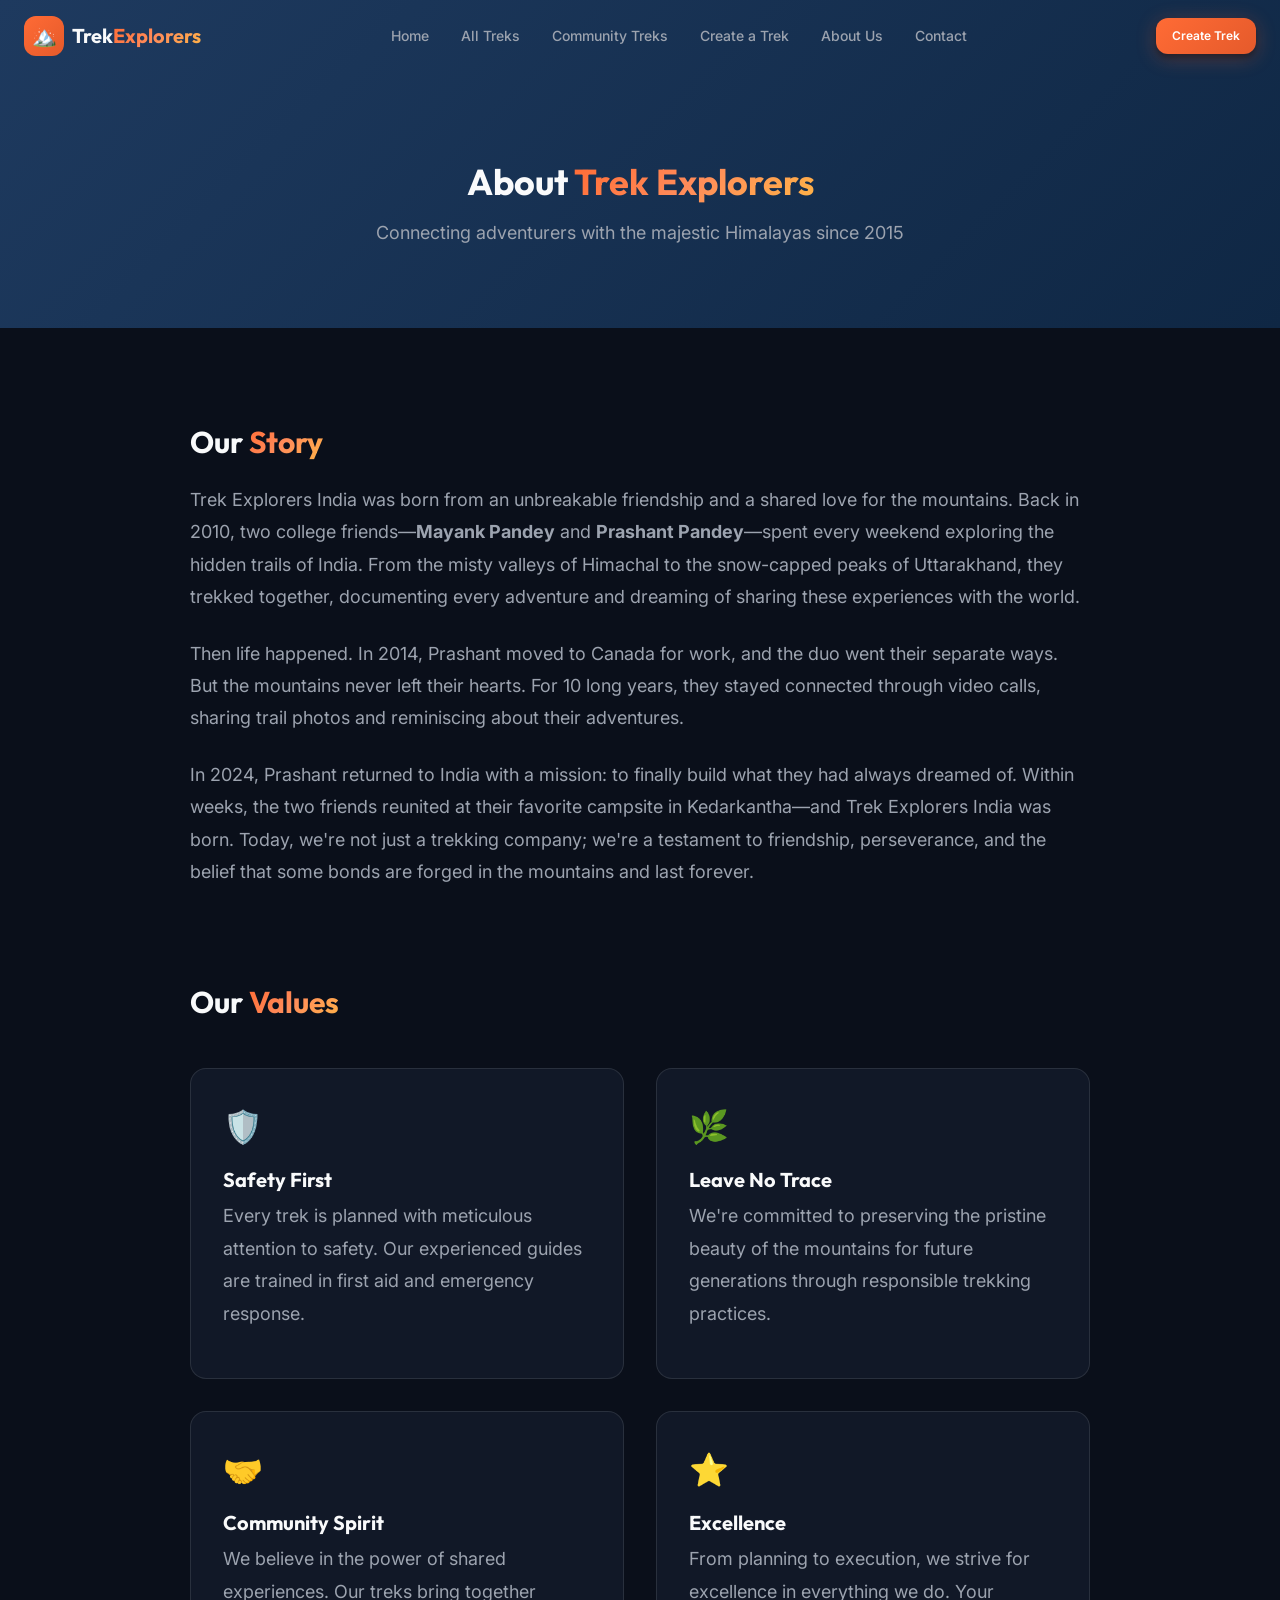
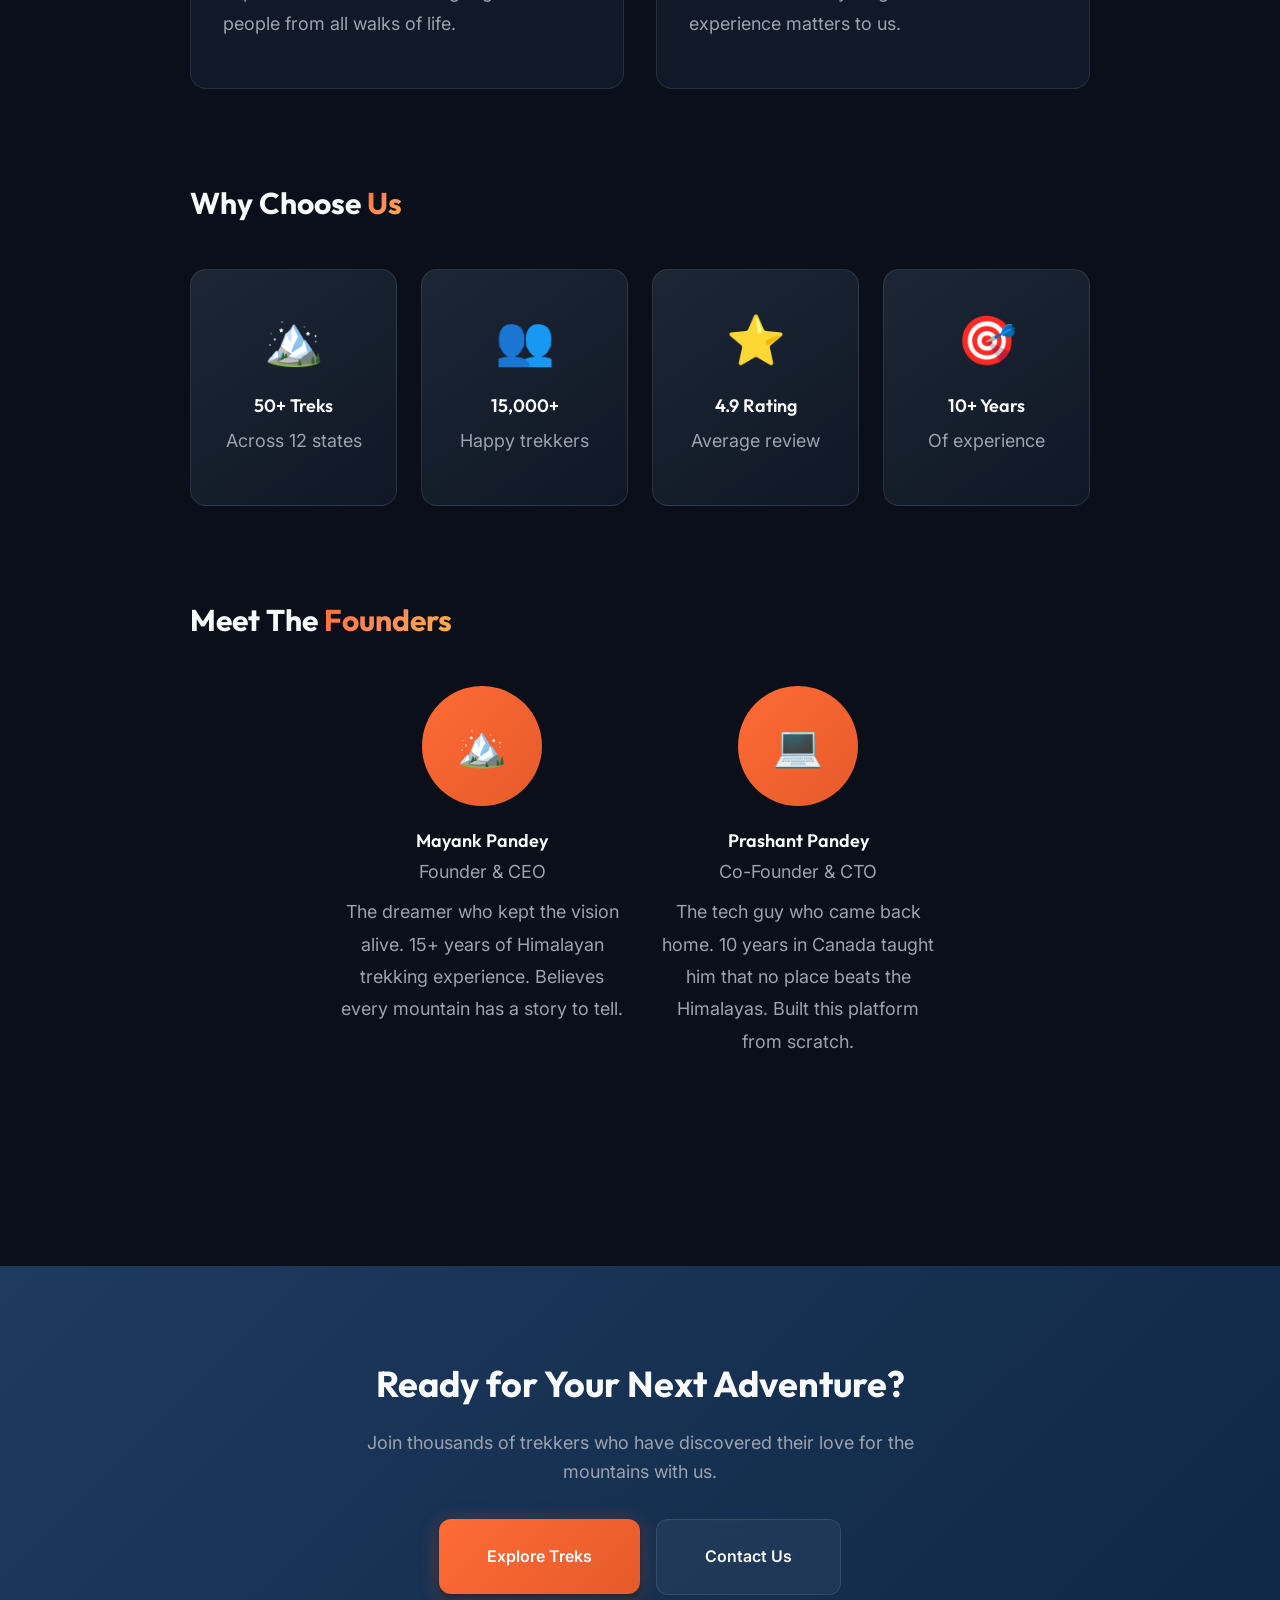
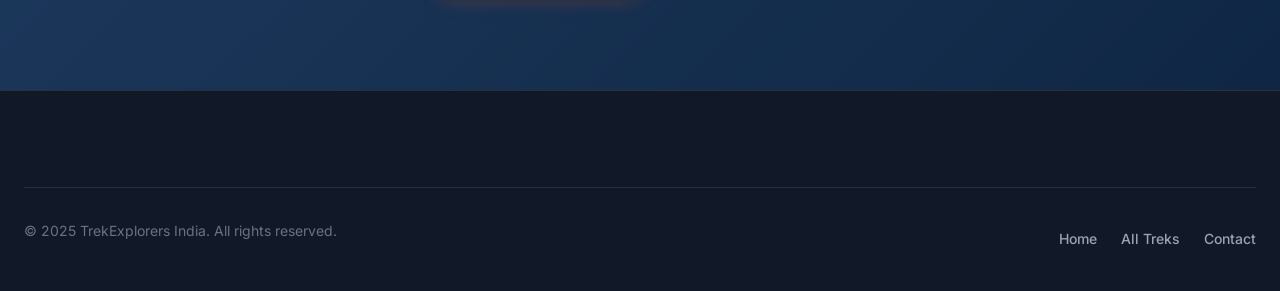
<file: about.html>
<!DOCTYPE html>
<html lang="en">

<head>
    <meta charset="UTF-8">
    <meta name="viewport" content="width=device-width, initial-scale=1.0">
    <meta name="description"
        content="Learn about Trek Explorers India - your trusted partner for Himalayan adventures.">
    <title>About Us | Trek Explorers India</title>

    <!-- Google Fonts -->
    <link rel="preconnect" href="https://fonts.googleapis.com">
    <link rel="preconnect" href="https://fonts.gstatic.com" crossorigin>
    <link
        href="https://fonts.googleapis.com/css2?family=Inter:wght@400;500;600;700&family=Outfit:wght@400;500;600;700;800&display=swap"
        rel="stylesheet">

    <!-- Styles -->
    <link rel="stylesheet" href="style.css">

    <style>
        .page-hero {
            padding: 160px 0 80px;
            background: linear-gradient(135deg, var(--color-primary) 0%, var(--color-primary-dark) 100%);
            text-align: center;
        }

        .page-title {
            font-size: var(--text-4xl);
            margin-bottom: var(--space-md);
        }

        .page-subtitle {
            font-size: var(--text-lg);
            color: var(--color-text-secondary);
            max-width: 600px;
            margin: 0 auto;
        }

        .about-content {
            max-width: 900px;
            margin: 0 auto;
        }

        .about-section {
            margin-bottom: var(--space-4xl);
        }

        .about-section h2 {
            font-size: var(--text-3xl);
            margin-bottom: var(--space-lg);
        }

        .about-section p {
            font-size: var(--text-lg);
            line-height: 1.8;
            color: var(--color-text-secondary);
        }

        .values-grid {
            display: grid;
            grid-template-columns: repeat(2, 1fr);
            gap: var(--space-xl);
            margin-top: var(--space-2xl);
        }

        @media (max-width: 640px) {
            .values-grid {
                grid-template-columns: 1fr;
            }
        }

        .value-card {
            background: var(--color-bg-card);
            border: 1px solid var(--color-border);
            border-radius: var(--radius-xl);
            padding: var(--space-xl);
        }

        .value-icon {
            font-size: 2rem;
            margin-bottom: var(--space-md);
        }

        .value-title {
            font-size: var(--text-xl);
            margin-bottom: var(--space-sm);
        }

        .value-description {
            font-size: var(--text-sm);
            color: var(--color-text-muted);
            line-height: 1.6;
        }

        .team-grid {
            display: grid;
            grid-template-columns: repeat(3, 1fr);
            gap: var(--space-xl);
            margin-top: var(--space-2xl);
        }

        @media (max-width: 768px) {
            .team-grid {
                grid-template-columns: repeat(2, 1fr);
            }
        }

        @media (max-width: 480px) {
            .team-grid {
                grid-template-columns: 1fr;
            }
        }

        .team-card {
            text-align: center;
        }

        .team-avatar {
            width: 120px;
            height: 120px;
            border-radius: var(--radius-full);
            background: var(--gradient-accent);
            display: flex;
            align-items: center;
            justify-content: center;
            font-size: 2.5rem;
            margin: 0 auto var(--space-lg);
        }

        .team-name {
            font-size: var(--text-lg);
            font-weight: 600;
            margin-bottom: var(--space-xs);
        }

        .team-role {
            font-size: var(--text-sm);
            color: var(--color-accent);
            margin-bottom: var(--space-sm);
        }

        .team-bio {
            font-size: var(--text-sm);
            color: var(--color-text-muted);
        }
    </style>
</head>

<body data-page="about">
    <!-- Header -->
    <header class="header scrolled" id="header">
        <div class="container">
            <div class="header-inner">
                <a href="index.html" class="logo">
                    <div class="logo-icon">🏔️</div>
                    <span>Trek<span class="text-gradient">Explorers</span></span>
                </a>

                <nav class="nav" id="nav">
                    <a href="index.html" class="nav-link">Home</a>
                    <a href="treks.html" class="nav-link">All Treks</a>
                    <a href="community-treks.html" class="nav-link">Community Treks</a>
                    <a href="create-trek.html" class="nav-link">Create a Trek</a>
                    <a href="about.html" class="nav-link">About Us</a>
                    <a href="contact.html" class="nav-link">Contact</a>
                </nav>

                <div class="header-actions flex items-center gap-md">
                    <a href="create-trek.html" class="btn btn-primary btn-sm">Create Trek</a>
                    <button class="mobile-menu-btn" id="mobileMenuBtn" aria-label="Toggle menu">
                        <span></span>
                        <span></span>
                        <span></span>
                    </button>
                </div>
            </div>
        </div>
    </header>

    <!-- Page Hero -->
    <section class="page-hero">
        <div class="container">
            <h1 class="page-title">About <span class="text-gradient">Trek Explorers</span></h1>
            <p class="page-subtitle">
                Connecting adventurers with the majestic Himalayas since 2015
            </p>
        </div>
    </section>

    <!-- About Content -->
    <section class="section">
        <div class="container">
            <div class="about-content">
                <!-- Our Story -->
                <div class="about-section">
                    <h2>Our <span class="text-gradient">Story</span></h2>
                    <p>
                        Trek Explorers India was born from an unbreakable friendship and a shared love for the
                        mountains.
                        Back in 2010, two college friends—<strong>Mayank Pandey</strong> and <strong>Prashant
                            Pandey</strong>—spent
                        every weekend exploring the hidden trails of India. From the misty valleys of Himachal to the
                        snow-capped peaks of Uttarakhand, they trekked together, documenting every adventure and
                        dreaming
                        of sharing these experiences with the world.
                    </p>
                    <p style="margin-top: var(--space-lg);">
                        Then life happened. In 2014, Prashant moved to Canada for work, and the duo went their separate
                        ways.
                        But the mountains never left their hearts. For 10 long years, they stayed connected through
                        video calls,
                        sharing trail photos and reminiscing about their adventures.
                    </p>
                    <p style="margin-top: var(--space-lg);">
                        In 2024, Prashant returned to India with a mission: to finally build what they had always
                        dreamed of.
                        Within weeks, the two friends reunited at their favorite campsite in Kedarkantha—and Trek
                        Explorers India
                        was born. Today, we're not just a trekking company; we're a testament to friendship,
                        perseverance, and
                        the belief that some bonds are forged in the mountains and last forever.
                    </p>
                </div>

                <!-- Our Values -->
                <div class="about-section">
                    <h2>Our <span class="text-gradient">Values</span></h2>
                    <div class="values-grid">
                        <div class="value-card">
                            <div class="value-icon">🛡️</div>
                            <h3 class="value-title">Safety First</h3>
                            <p class="value-description">
                                Every trek is planned with meticulous attention to safety. Our experienced guides are
                                trained in first aid and emergency response.
                            </p>
                        </div>
                        <div class="value-card">
                            <div class="value-icon">🌿</div>
                            <h3 class="value-title">Leave No Trace</h3>
                            <p class="value-description">
                                We're committed to preserving the pristine beauty of the mountains for future
                                generations through responsible trekking practices.
                            </p>
                        </div>
                        <div class="value-card">
                            <div class="value-icon">🤝</div>
                            <h3 class="value-title">Community Spirit</h3>
                            <p class="value-description">
                                We believe in the power of shared experiences. Our treks bring together people from all
                                walks of life.
                            </p>
                        </div>
                        <div class="value-card">
                            <div class="value-icon">⭐</div>
                            <h3 class="value-title">Excellence</h3>
                            <p class="value-description">
                                From planning to execution, we strive for excellence in everything we do. Your
                                experience matters to us.
                            </p>
                        </div>
                    </div>
                </div>

                <!-- Why Choose Us -->
                <div class="about-section">
                    <h2>Why Choose <span class="text-gradient">Us</span></h2>
                    <div class="grid grid-cols-4" style="margin-top: var(--space-2xl);">
                        <div class="category-card">
                            <div class="category-icon">🏔️</div>
                            <h3 class="category-title">50+ Treks</h3>
                            <p class="category-count">Across 12 states</p>
                        </div>
                        <div class="category-card">
                            <div class="category-icon">👥</div>
                            <h3 class="category-title">15,000+</h3>
                            <p class="category-count">Happy trekkers</p>
                        </div>
                        <div class="category-card">
                            <div class="category-icon">⭐</div>
                            <h3 class="category-title">4.9 Rating</h3>
                            <p class="category-count">Average review</p>
                        </div>
                        <div class="category-card">
                            <div class="category-icon">🎯</div>
                            <h3 class="category-title">10+ Years</h3>
                            <p class="category-count">Of experience</p>
                        </div>
                    </div>
                </div>

                <!-- Our Team -->
                <div class="about-section">
                    <h2>Meet The <span class="text-gradient">Founders</span></h2>
                    <div class="team-grid"
                        style="grid-template-columns: repeat(2, 1fr); max-width: 600px; margin: var(--space-2xl) auto 0;">
                        <div class="team-card">
                            <div class="team-avatar">🏔️</div>
                            <h3 class="team-name">Mayank Pandey</h3>
                            <p class="team-role">Founder & CEO</p>
                            <p class="team-bio">The dreamer who kept the vision alive. 15+ years of Himalayan trekking
                                experience. Believes every mountain has a story to tell.</p>
                        </div>
                        <div class="team-card">
                            <div class="team-avatar">💻</div>
                            <h3 class="team-name">Prashant Pandey</h3>
                            <p class="team-role">Co-Founder & CTO</p>
                            <p class="team-bio">The tech guy who came back home. 10 years in Canada taught him that no
                                place beats the Himalayas. Built this platform from scratch.</p>
                        </div>
                    </div>
                </div>
            </div>
        </div>
    </section>

    <!-- CTA Section -->
    <section class="section"
        style="background: linear-gradient(135deg, var(--color-primary) 0%, var(--color-primary-dark) 100%);">
        <div class="container text-center">
            <h2 class="section-title mb-lg">Ready for Your Next Adventure?</h2>
            <p class="section-subtitle mb-xl" style="max-width: 600px; margin-left: auto; margin-right: auto;">
                Join thousands of trekkers who have discovered their love for the mountains with us.
            </p>
            <div class="flex gap-md justify-center flex-wrap">
                <a href="treks.html" class="btn btn-primary btn-lg">Explore Treks</a>
                <a href="contact.html" class="btn btn-secondary btn-lg">Contact Us</a>
            </div>
        </div>
    </section>

    <!-- Footer -->
    <footer class="footer">
        <div class="container">
            <div class="footer-bottom">
                <p class="footer-copyright">© 2025 TrekExplorers India. All rights reserved.</p>
                <div class="flex gap-lg">
                    <a href="index.html" class="nav-link" style="font-size: var(--text-sm);">Home</a>
                    <a href="treks.html" class="nav-link" style="font-size: var(--text-sm);">All Treks</a>
                    <a href="contact.html" class="nav-link" style="font-size: var(--text-sm);">Contact</a>
                </div>
            </div>
        </div>
    </footer>

    <!-- Mobile Navigation -->
    <div class="mobile-nav-overlay" id="mobileNavOverlay"></div>
    <nav class="mobile-nav" id="mobileNav">
        <a href="index.html" class="nav-link">Home</a>
        <a href="treks.html" class="nav-link">All Treks</a>
        <a href="community-treks.html" class="nav-link">Community Treks</a>
        <a href="create-trek.html" class="nav-link">Create a Trek</a>
        <a href="about.html" class="nav-link">About Us</a>
        <a href="contact.html" class="nav-link">Contact</a>
    </nav>

    <style>
        .mobile-nav-overlay {
            position: fixed;
            inset: 0;
            background: rgba(0, 0, 0, 0.8);
            z-index: 250;
            opacity: 0;
            visibility: hidden;
            transition: all 0.3s ease;
        }

        .mobile-nav-overlay.active {
            opacity: 1;
            visibility: visible;
        }

        .mobile-nav {
            position: fixed;
            top: 0;
            right: -280px;
            width: 280px;
            height: 100vh;
            background: var(--color-bg-card);
            z-index: 260;
            padding: 80px var(--space-xl) var(--space-xl);
            display: flex;
            flex-direction: column;
            gap: var(--space-lg);
            transition: right 0.3s ease;
        }

        .mobile-nav.active {
            right: 0;
        }

        .mobile-nav .nav-link {
            font-size: var(--text-lg);
            padding: var(--space-sm) 0;
            border-bottom: 1px solid var(--color-border);
        }
    </style>

    <!-- Scripts -->
    <script src="data.js"></script>
    <script src="main.js"></script>
</body>

</html>
</file>
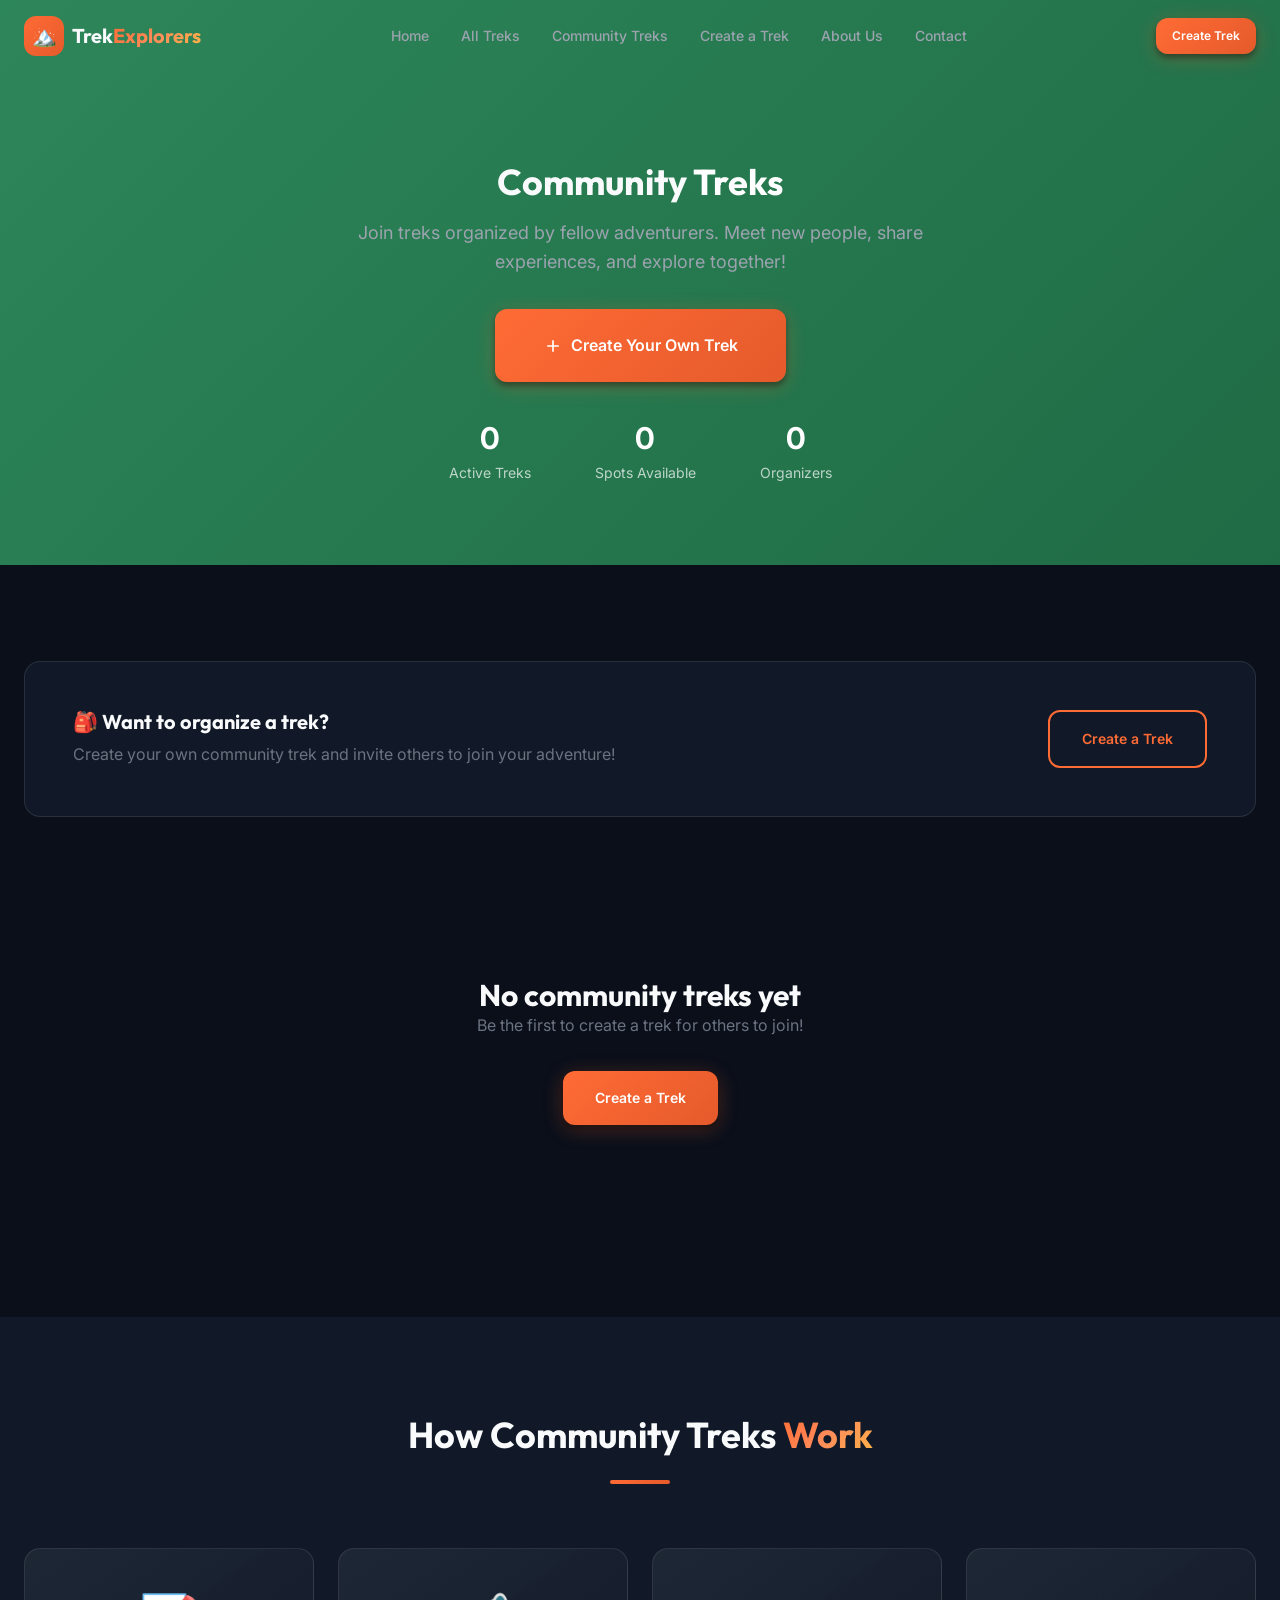
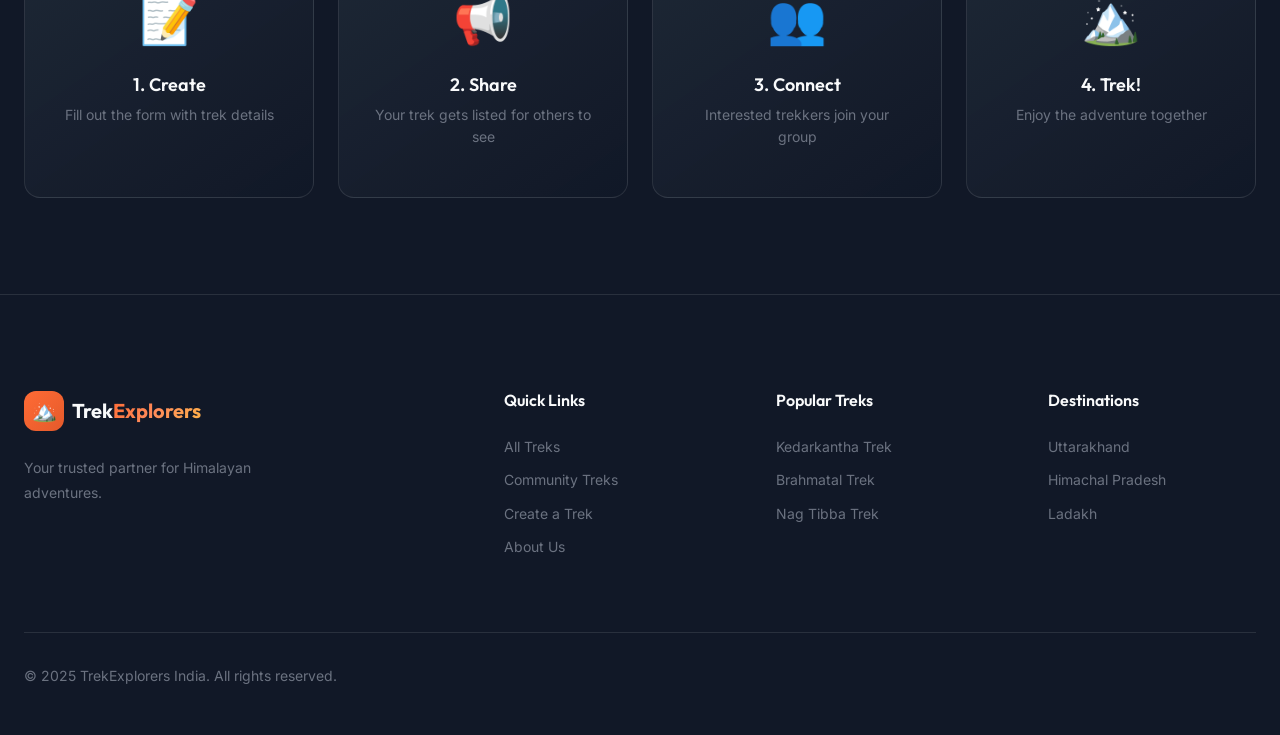
<file: community-treks.html>
<!DOCTYPE html>
<html lang="en">

<head>
    <meta charset="UTF-8">
    <meta name="viewport" content="width=device-width, initial-scale=1.0">
    <meta name="description"
        content="Browse and join community-organized treks. Connect with fellow adventurers and explore together.">
    <title>Community Treks | Trek Explorers India</title>

    <!-- Google Fonts -->
    <link rel="preconnect" href="https://fonts.googleapis.com">
    <link rel="preconnect" href="https://fonts.gstatic.com" crossorigin>
    <link
        href="https://fonts.googleapis.com/css2?family=Inter:wght@400;500;600;700&family=Outfit:wght@400;500;600;700;800&display=swap"
        rel="stylesheet">

    <!-- Styles -->
    <link rel="stylesheet" href="style.css">

    <style>
        .page-hero {
            padding: 160px 0 80px;
            background: linear-gradient(135deg, var(--color-secondary) 0%, var(--color-secondary-dark) 100%);
            text-align: center;
        }

        .page-title {
            font-size: var(--text-4xl);
            margin-bottom: var(--space-md);
        }

        .page-subtitle {
            font-size: var(--text-lg);
            color: var(--color-text-secondary);
            max-width: 600px;
            margin: 0 auto var(--space-xl);
        }

        .community-stats {
            display: flex;
            justify-content: center;
            gap: var(--space-3xl);
            margin-top: var(--space-xl);
        }

        .community-stat {
            text-align: center;
        }

        .community-stat-value {
            font-size: var(--text-3xl);
            font-weight: 700;
            color: white;
        }

        .community-stat-label {
            font-size: var(--text-sm);
            color: rgba(255, 255, 255, 0.7);
        }

        .cta-banner {
            background: var(--color-bg-card);
            border: 1px solid var(--color-border);
            border-radius: var(--radius-xl);
            padding: var(--space-2xl);
            display: flex;
            align-items: center;
            justify-content: space-between;
            gap: var(--space-xl);
            margin-bottom: var(--space-3xl);
        }

        @media (max-width: 768px) {
            .cta-banner {
                flex-direction: column;
                text-align: center;
            }
        }

        .cta-content h3 {
            font-size: var(--text-xl);
            margin-bottom: var(--space-sm);
        }

        .cta-content p {
            color: var(--color-text-muted);
            margin-bottom: 0;
        }

        .empty-state {
            text-align: center;
            padding: var(--space-4xl);
            background: var(--color-bg-card);
            border: 1px dashed var(--color-border);
            border-radius: var(--radius-xl);
        }

        .empty-state-icon {
            font-size: 4rem;
            margin-bottom: var(--space-lg);
            opacity: 0.5;
        }

        .empty-state h3 {
            margin-bottom: var(--space-md);
        }

        .empty-state p {
            color: var(--color-text-muted);
            max-width: 400px;
            margin: 0 auto var(--space-xl);
        }
    </style>
</head>

<body data-page="community-treks">
    <!-- Header -->
    <header class="header scrolled" id="header">
        <div class="container">
            <div class="header-inner">
                <a href="index.html" class="logo">
                    <div class="logo-icon">🏔️</div>
                    <span>Trek<span class="text-gradient">Explorers</span></span>
                </a>

                <nav class="nav" id="nav">
                    <a href="index.html" class="nav-link">Home</a>
                    <a href="treks.html" class="nav-link">All Treks</a>
                    <a href="community-treks.html" class="nav-link">Community Treks</a>
                    <a href="create-trek.html" class="nav-link">Create a Trek</a>
                    <a href="about.html" class="nav-link">About Us</a>
                    <a href="contact.html" class="nav-link">Contact</a>
                </nav>

                <div class="header-actions flex items-center gap-md">
                    <a href="create-trek.html" class="btn btn-primary btn-sm">Create Trek</a>
                    <button class="mobile-menu-btn" id="mobileMenuBtn" aria-label="Toggle menu">
                        <span></span>
                        <span></span>
                        <span></span>
                    </button>
                </div>
            </div>
        </div>
    </header>

    <!-- Page Hero -->
    <section class="page-hero">
        <div class="container">
            <h1 class="page-title">Community <span style="color: white;">Treks</span></h1>
            <p class="page-subtitle">
                Join treks organized by fellow adventurers. Meet new people, share experiences, and explore together!
            </p>

            <a href="create-trek.html" class="btn btn-primary btn-lg">
                <svg width="20" height="20" viewBox="0 0 24 24" fill="none" stroke="currentColor" stroke-width="2">
                    <path d="M12 5v14M5 12h14" />
                </svg>
                <span>Create Your Own Trek</span>
            </a>

            <div class="community-stats">
                <div class="community-stat">
                    <div class="community-stat-value" id="totalTreks">0</div>
                    <div class="community-stat-label">Active Treks</div>
                </div>
                <div class="community-stat">
                    <div class="community-stat-value" id="totalSpots">0</div>
                    <div class="community-stat-label">Spots Available</div>
                </div>
                <div class="community-stat">
                    <div class="community-stat-value" id="totalOrganizers">0</div>
                    <div class="community-stat-label">Organizers</div>
                </div>
            </div>
        </div>
    </section>

    <!-- Community Treks Grid -->
    <section class="section">
        <div class="container">
            <!-- CTA Banner -->
            <div class="cta-banner">
                <div class="cta-content">
                    <h3>🎒 Want to organize a trek?</h3>
                    <p>Create your own community trek and invite others to join your adventure!</p>
                </div>
                <a href="create-trek.html" class="btn btn-outline">Create a Trek</a>
            </div>

            <!-- Trek Grid -->
            <div class="grid grid-cols-3" id="communityTreksGrid">
                <!-- Community treks will be dynamically inserted here -->
                <div class="empty-state" style="grid-column: 1 / -1;">
                    <div class="empty-state-icon">🏕️</div>
                    <h3>No community treks yet</h3>
                    <p>Be the first to create a trek and invite others to join your adventure!</p>
                    <a href="create-trek.html" class="btn btn-primary">Create the First Trek</a>
                </div>
            </div>
        </div>
    </section>

    <!-- How It Works -->
    <section class="section" style="background: var(--color-bg-card);">
        <div class="container">
            <div class="section-header">
                <h2 class="section-title">How Community Treks <span class="text-gradient">Work</span></h2>
                <div class="section-divider"></div>
            </div>

            <div class="grid grid-cols-4">
                <div class="category-card">
                    <div class="category-icon">📝</div>
                    <h3 class="category-title">1. Create</h3>
                    <p class="category-count">Fill out the form with trek details</p>
                </div>
                <div class="category-card">
                    <div class="category-icon">📢</div>
                    <h3 class="category-title">2. Share</h3>
                    <p class="category-count">Your trek gets listed for others to see</p>
                </div>
                <div class="category-card">
                    <div class="category-icon">👥</div>
                    <h3 class="category-title">3. Connect</h3>
                    <p class="category-count">Interested trekkers join your group</p>
                </div>
                <div class="category-card">
                    <div class="category-icon">🏔️</div>
                    <h3 class="category-title">4. Trek!</h3>
                    <p class="category-count">Enjoy the adventure together</p>
                </div>
            </div>
        </div>
    </section>

    <!-- Footer -->
    <footer class="footer">
        <div class="container">
            <div class="footer-grid">
                <div class="footer-brand">
                    <a href="index.html" class="footer-logo">
                        <div class="logo-icon">🏔️</div>
                        <span>Trek<span class="text-gradient">Explorers</span></span>
                    </a>
                    <p class="footer-description">
                        Your trusted partner for Himalayan adventures.
                    </p>
                </div>

                <div class="footer-column">
                    <h4>Quick Links</h4>
                    <ul class="footer-links">
                        <li><a href="treks.html">All Treks</a></li>
                        <li><a href="community-treks.html">Community Treks</a></li>
                        <li><a href="create-trek.html">Create a Trek</a></li>
                        <li><a href="about.html">About Us</a></li>
                    </ul>
                </div>

                <div class="footer-column">
                    <h4>Popular Treks</h4>
                    <ul class="footer-links">
                        <li><a href="trek-detail.html?id=kedarkantha-winter-trek">Kedarkantha Trek</a></li>
                        <li><a href="trek-detail.html?id=brahmatal-trek">Brahmatal Trek</a></li>
                        <li><a href="trek-detail.html?id=nag-tibba-trek">Nag Tibba Trek</a></li>
                    </ul>
                </div>

                <div class="footer-column">
                    <h4>Destinations</h4>
                    <ul class="footer-links">
                        <li><a href="treks.html?location=uttarakhand">Uttarakhand</a></li>
                        <li><a href="treks.html?location=himachal">Himachal Pradesh</a></li>
                        <li><a href="treks.html?location=ladakh">Ladakh</a></li>
                    </ul>
                </div>
            </div>

            <div class="footer-bottom">
                <p class="footer-copyright">© 2025 TrekExplorers India. All rights reserved.</p>
            </div>
        </div>
    </footer>

    <!-- Mobile Navigation -->
    <div class="mobile-nav-overlay" id="mobileNavOverlay"></div>
    <nav class="mobile-nav" id="mobileNav">
        <a href="index.html" class="nav-link">Home</a>
        <a href="treks.html" class="nav-link">All Treks</a>
        <a href="community-treks.html" class="nav-link">Community Treks</a>
        <a href="create-trek.html" class="nav-link">Create a Trek</a>
        <a href="about.html" class="nav-link">About Us</a>
        <a href="contact.html" class="nav-link">Contact</a>
    </nav>

    <style>
        .mobile-nav-overlay {
            position: fixed;
            inset: 0;
            background: rgba(0, 0, 0, 0.8);
            z-index: 250;
            opacity: 0;
            visibility: hidden;
            transition: all 0.3s ease;
        }

        .mobile-nav-overlay.active {
            opacity: 1;
            visibility: visible;
        }

        .mobile-nav {
            position: fixed;
            top: 0;
            right: -280px;
            width: 280px;
            height: 100vh;
            background: var(--color-bg-card);
            z-index: 260;
            padding: 80px var(--space-xl) var(--space-xl);
            display: flex;
            flex-direction: column;
            gap: var(--space-lg);
            transition: right 0.3s ease;
        }

        .mobile-nav.active {
            right: 0;
        }

        .mobile-nav .nav-link {
            font-size: var(--text-lg);
            padding: var(--space-sm) 0;
            border-bottom: 1px solid var(--color-border);
        }
    </style>

    <!-- Scripts -->
    <script src="data.js"></script>
  <script src="main.js"></script>
    <script>
        // Update stats
        document.addEventListener('DOMContentLoaded', () => {
            const stored = localStorage.getItem('userTreks');
            if (stored) {
                const treks = JSON.parse(stored);
                document.getElementById('totalTreks').textContent = treks.length;
                document.getElementById('totalSpots').textContent = treks.reduce((sum, t) => sum + (t.spotsLeft || 0), 0);
                document.getElementById('totalOrganizers').textContent = new Set(treks.map(t => t.organizer)).size;
            }
        });
    </script>
</body>

</html>
</file>
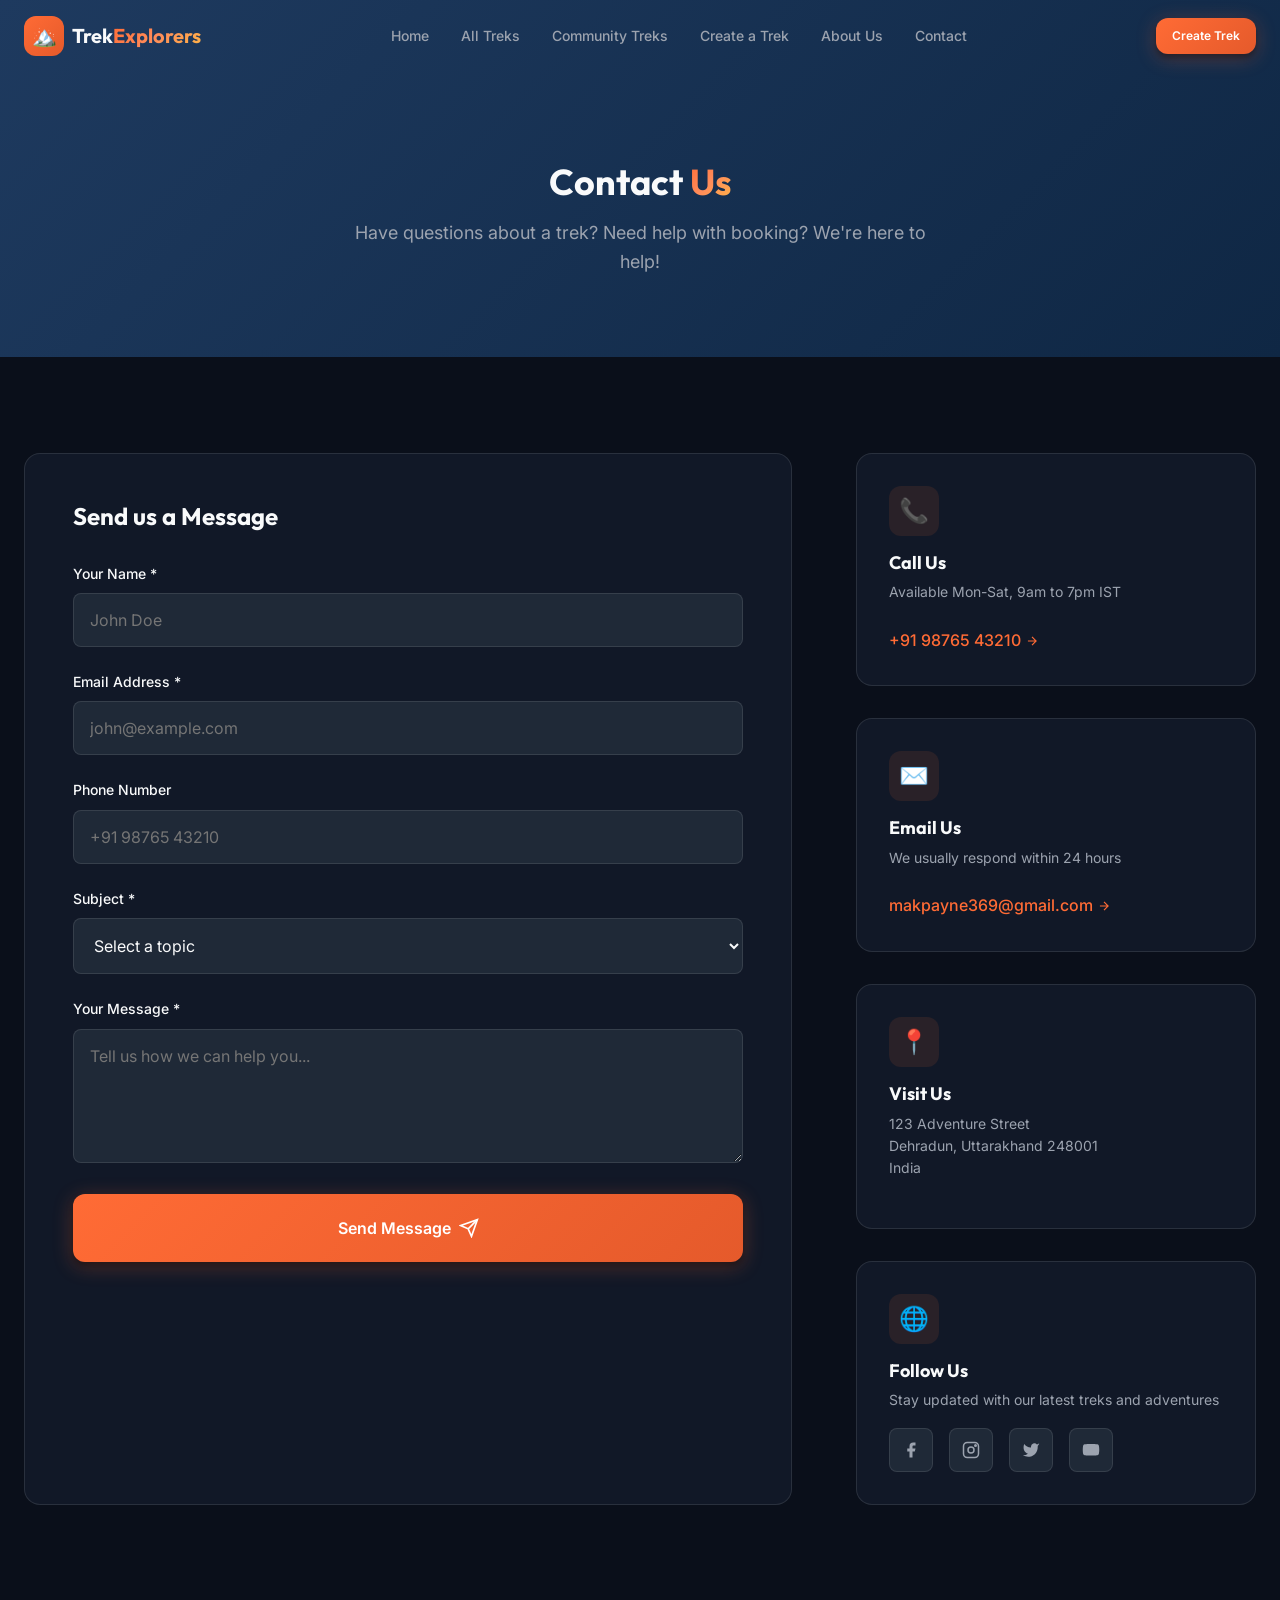
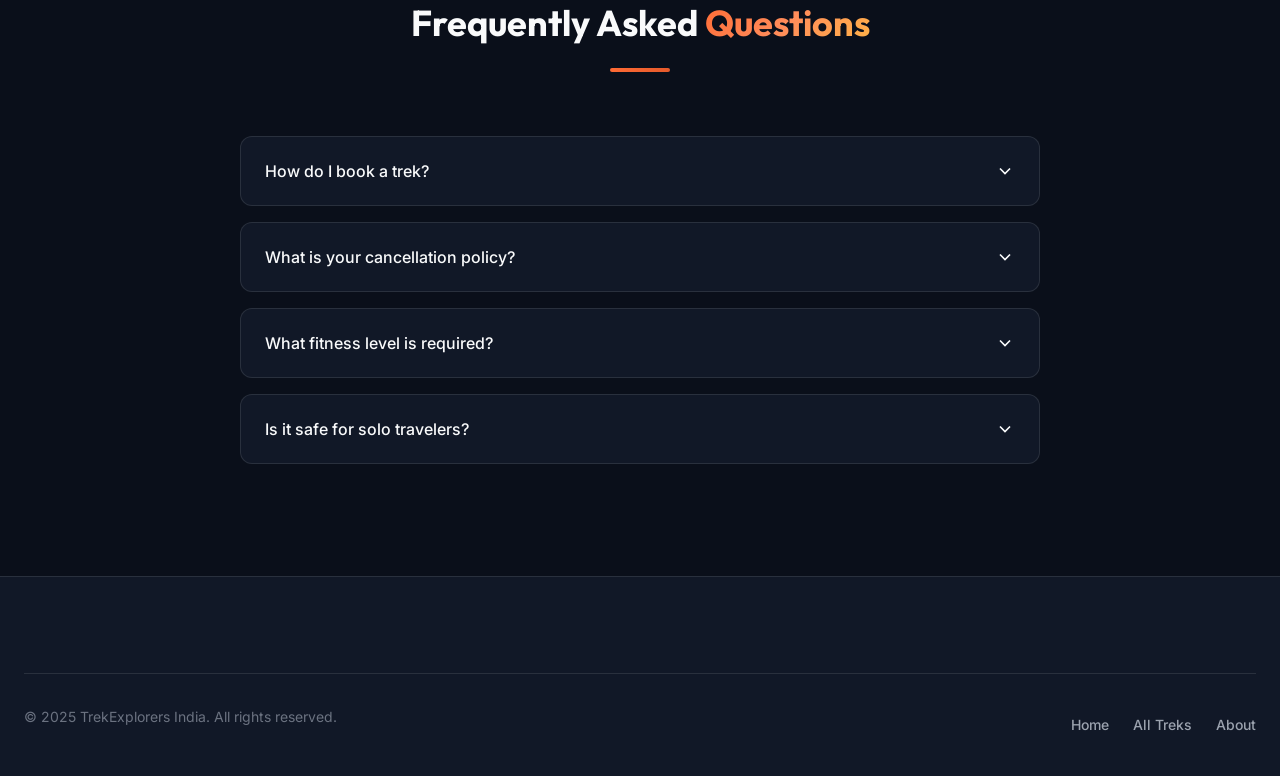
<file: contact.html>
<!DOCTYPE html>
<html lang="en">

<head>
    <meta charset="UTF-8">
    <meta name="viewport" content="width=device-width, initial-scale=1.0">
    <meta name="description" content="Contact Trek Explorers India for trek inquiries, bookings, and support.">
    <title>Contact Us | Trek Explorers India</title>

    <!-- Google Fonts -->
    <link rel="preconnect" href="https://fonts.googleapis.com">
    <link rel="preconnect" href="https://fonts.gstatic.com" crossorigin>
    <link
        href="https://fonts.googleapis.com/css2?family=Inter:wght@400;500;600;700&family=Outfit:wght@400;500;600;700;800&display=swap"
        rel="stylesheet">

    <!-- Styles -->
    <link rel="stylesheet" href="style.css">

    <style>
        .page-hero {
            padding: 160px 0 80px;
            background: linear-gradient(135deg, var(--color-primary) 0%, var(--color-primary-dark) 100%);
            text-align: center;
        }

        .page-title {
            font-size: var(--text-4xl);
            margin-bottom: var(--space-md);
        }

        .page-subtitle {
            font-size: var(--text-lg);
            color: var(--color-text-secondary);
            max-width: 600px;
            margin: 0 auto;
        }

        .contact-layout {
            display: grid;
            grid-template-columns: 1fr 400px;
            gap: var(--space-3xl);
        }

        @media (max-width: 1024px) {
            .contact-layout {
                grid-template-columns: 1fr;
            }
        }

        .contact-form-card {
            background: var(--color-bg-card);
            border: 1px solid var(--color-border);
            border-radius: var(--radius-xl);
            padding: var(--space-2xl);
        }

        .contact-form-title {
            font-size: var(--text-2xl);
            margin-bottom: var(--space-xl);
        }

        .contact-info {
            display: flex;
            flex-direction: column;
            gap: var(--space-xl);
        }

        .contact-card {
            background: var(--color-bg-card);
            border: 1px solid var(--color-border);
            border-radius: var(--radius-xl);
            padding: var(--space-xl);
        }

        .contact-card-icon {
            width: 50px;
            height: 50px;
            background: rgba(255, 107, 53, 0.1);
            border-radius: var(--radius-lg);
            display: flex;
            align-items: center;
            justify-content: center;
            font-size: 1.5rem;
            margin-bottom: var(--space-md);
        }

        .contact-card-title {
            font-size: var(--text-lg);
            margin-bottom: var(--space-sm);
        }

        .contact-card-text {
            color: var(--color-text-secondary);
            font-size: var(--text-sm);
            line-height: 1.6;
        }

        .contact-card-link {
            color: var(--color-accent);
            font-weight: 500;
            display: inline-flex;
            align-items: center;
            gap: var(--space-xs);
            margin-top: var(--space-sm);
        }

        .contact-card-link:hover {
            text-decoration: underline;
        }

        .social-links {
            display: flex;
            gap: var(--space-md);
            margin-top: var(--space-md);
        }

        .social-link {
            width: 44px;
            height: 44px;
            display: flex;
            align-items: center;
            justify-content: center;
            background: var(--color-bg-elevated);
            border: 1px solid var(--color-border);
            border-radius: var(--radius-md);
            color: var(--color-text-secondary);
            transition: all var(--transition-fast);
        }

        .social-link:hover {
            background: var(--color-accent);
            border-color: var(--color-accent);
            color: white;
        }

        .faq-section {
            margin-top: var(--space-4xl);
        }

        .faq-item {
            background: var(--color-bg-card);
            border: 1px solid var(--color-border);
            border-radius: var(--radius-lg);
            margin-bottom: var(--space-md);
            overflow: hidden;
        }

        .faq-question {
            width: 100%;
            padding: var(--space-lg);
            display: flex;
            justify-content: space-between;
            align-items: center;
            font-size: var(--text-base);
            font-weight: 500;
            text-align: left;
            color: var(--color-text-primary);
            cursor: pointer;
            transition: all var(--transition-fast);
        }

        .faq-question:hover {
            background: var(--color-bg-elevated);
        }

        .faq-icon {
            transition: transform var(--transition-base);
        }

        .faq-item.open .faq-icon {
            transform: rotate(180deg);
        }

        .faq-answer {
            max-height: 0;
            overflow: hidden;
            transition: max-height var(--transition-base);
        }

        .faq-item.open .faq-answer {
            max-height: 300px;
        }

        .faq-answer-content {
            padding: 0 var(--space-lg) var(--space-lg);
            color: var(--color-text-secondary);
            font-size: var(--text-sm);
            line-height: 1.7;
        }
    </style>
</head>

<body data-page="contact">
    <!-- Header -->
    <header class="header scrolled" id="header">
        <div class="container">
            <div class="header-inner">
                <a href="index.html" class="logo">
                    <div class="logo-icon">🏔️</div>
                    <span>Trek<span class="text-gradient">Explorers</span></span>
                </a>

                <nav class="nav" id="nav">
                    <a href="index.html" class="nav-link">Home</a>
                    <a href="treks.html" class="nav-link">All Treks</a>
                    <a href="community-treks.html" class="nav-link">Community Treks</a>
                    <a href="create-trek.html" class="nav-link">Create a Trek</a>
                    <a href="about.html" class="nav-link">About Us</a>
                    <a href="contact.html" class="nav-link">Contact</a>
                </nav>

                <div class="header-actions flex items-center gap-md">
                    <a href="create-trek.html" class="btn btn-primary btn-sm">Create Trek</a>
                    <button class="mobile-menu-btn" id="mobileMenuBtn" aria-label="Toggle menu">
                        <span></span>
                        <span></span>
                        <span></span>
                    </button>
                </div>
            </div>
        </div>
    </header>

    <!-- Page Hero -->
    <section class="page-hero">
        <div class="container">
            <h1 class="page-title">Contact <span class="text-gradient">Us</span></h1>
            <p class="page-subtitle">
                Have questions about a trek? Need help with booking? We're here to help!
            </p>
        </div>
    </section>

    <!-- Contact Content -->
    <section class="section">
        <div class="container">
            <div class="contact-layout">
                <!-- Contact Form -->
                <div class="contact-form-card">
                    <h2 class="contact-form-title">Send us a Message</h2>

                    <form id="contactForm">
                        <div class="form-row">
                            <div class="form-group">
                                <label class="form-label" for="name">Your Name *</label>
                                <input type="text" class="form-input" id="name" name="name" placeholder="John Doe"
                                    required>
                            </div>

                            <div class="form-group">
                                <label class="form-label" for="email">Email Address *</label>
                                <input type="email" class="form-input" id="email" name="email"
                                    placeholder="john@example.com" required>
                            </div>
                        </div>

                        <div class="form-group">
                            <label class="form-label" for="phone">Phone Number</label>
                            <input type="tel" class="form-input" id="phone" name="phone" placeholder="+91 98765 43210">
                        </div>

                        <div class="form-group">
                            <label class="form-label" for="subject">Subject *</label>
                            <select class="form-select form-input" id="subject" name="subject" required>
                                <option value="">Select a topic</option>
                                <option value="booking">Trek Booking Inquiry</option>
                                <option value="custom">Custom Trek Request</option>
                                <option value="group">Group/Corporate Trek</option>
                                <option value="support">General Support</option>
                                <option value="feedback">Feedback</option>
                                <option value="other">Other</option>
                            </select>
                        </div>

                        <div class="form-group">
                            <label class="form-label" for="message">Your Message *</label>
                            <textarea class="form-textarea" id="message" name="message" rows="5"
                                placeholder="Tell us how we can help you..." required></textarea>
                        </div>

                        <button type="submit" class="btn btn-primary btn-lg" style="width: 100%;">
                            Send Message
                            <svg width="20" height="20" viewBox="0 0 24 24" fill="none" stroke="currentColor"
                                stroke-width="2">
                                <path d="M22 2L11 13" />
                                <path d="M22 2l-7 20-4-9-9-4 20-7z" />
                            </svg>
                        </button>
                    </form>
                </div>

                <!-- Contact Info -->
                <div class="contact-info">
                    <div class="contact-card">
                        <div class="contact-card-icon">📞</div>
                        <h3 class="contact-card-title">Call Us</h3>
                        <p class="contact-card-text">
                            Available Mon-Sat, 9am to 7pm IST
                        </p>
                        <a href="tel:+919876543210" class="contact-card-link">
                            +91 98765 43210
                            <svg width="14" height="14" viewBox="0 0 24 24" fill="none" stroke="currentColor"
                                stroke-width="2">
                                <path d="M5 12h14M12 5l7 7-7 7" />
                            </svg>
                        </a>
                    </div>

                    <div class="contact-card">
                        <div class="contact-card-icon">✉️</div>
                        <h3 class="contact-card-title">Email Us</h3>
                        <p class="contact-card-text">
                            We usually respond within 24 hours
                        </p>
                        <a href="mailto:makpayne369@gmail.com" class="contact-card-link">
                            makpayne369@gmail.com
                            <svg width="14" height="14" viewBox="0 0 24 24" fill="none" stroke="currentColor"
                                stroke-width="2">
                                <path d="M5 12h14M12 5l7 7-7 7" />
                            </svg>
                        </a>
                    </div>

                    <div class="contact-card">
                        <div class="contact-card-icon">📍</div>
                        <h3 class="contact-card-title">Visit Us</h3>
                        <p class="contact-card-text">
                            123 Adventure Street<br>
                            Dehradun, Uttarakhand 248001<br>
                            India
                        </p>
                    </div>

                    <div class="contact-card">
                        <div class="contact-card-icon">🌐</div>
                        <h3 class="contact-card-title">Follow Us</h3>
                        <p class="contact-card-text">
                            Stay updated with our latest treks and adventures
                        </p>
                        <div class="social-links">
                            <a href="#" class="social-link" aria-label="Facebook">
                                <svg width="18" height="18" viewBox="0 0 24 24" fill="currentColor">
                                    <path d="M18 2h-3a5 5 0 0 0-5 5v3H7v4h3v8h4v-8h3l1-4h-4V7a1 1 0 0 1 1-1h3z" />
                                </svg>
                            </a>
                            <a href="#" class="social-link" aria-label="Instagram">
                                <svg width="18" height="18" viewBox="0 0 24 24" fill="none" stroke="currentColor"
                                    stroke-width="2">
                                    <rect x="2" y="2" width="20" height="20" rx="5" />
                                    <circle cx="12" cy="12" r="4" />
                                    <circle cx="18" cy="6" r="1" />
                                </svg>
                            </a>
                            <a href="#" class="social-link" aria-label="Twitter">
                                <svg width="18" height="18" viewBox="0 0 24 24" fill="currentColor">
                                    <path
                                        d="M23 3a10.9 10.9 0 0 1-3.14 1.53 4.48 4.48 0 0 0-7.86 3v1A10.66 10.66 0 0 1 3 4s-4 9 5 13a11.64 11.64 0 0 1-7 2c9 5 20 0 20-11.5a4.5 4.5 0 0 0-.08-.83A7.72 7.72 0 0 0 23 3z" />
                                </svg>
                            </a>
                            <a href="#" class="social-link" aria-label="YouTube">
                                <svg width="18" height="18" viewBox="0 0 24 24" fill="currentColor">
                                    <path
                                        d="M22.54 6.42a2.78 2.78 0 0 0-1.94-2C18.88 4 12 4 12 4s-6.88 0-8.6.46a2.78 2.78 0 0 0-1.94 2A29 29 0 0 0 1 11.75a29 29 0 0 0 .46 5.33A2.78 2.78 0 0 0 3.4 19c1.72.46 8.6.46 8.6.46s6.88 0 8.6-.46a2.78 2.78 0 0 0 1.94-2 29 29 0 0 0 .46-5.25 29 29 0 0 0-.46-5.33z" />
                                    <polygon points="9.75 15.02 15.5 11.75 9.75 8.48 9.75 15.02" />
                                </svg>
                            </a>
                        </div>
                    </div>
                </div>
            </div>

            <!-- FAQ Section -->
            <div class="faq-section">
                <div class="section-header">
                    <h2 class="section-title">Frequently Asked <span class="text-gradient">Questions</span></h2>
                    <div class="section-divider"></div>
                </div>

                <div style="max-width: 800px; margin: 0 auto;">
                    <div class="faq-item">
                        <button class="faq-question" onclick="toggleFaq(this)">
                            <span>How do I book a trek?</span>
                            <svg class="faq-icon" width="20" height="20" viewBox="0 0 24 24" fill="none"
                                stroke="currentColor" stroke-width="2">
                                <polyline points="6 9 12 15 18 9" />
                            </svg>
                        </button>
                        <div class="faq-answer">
                            <p class="faq-answer-content">
                                You can book a trek by visiting the trek detail page and clicking the "Book Now" button.
                                You'll be guided through the booking process including selecting your batch date,
                                entering participant details, and making payment.
                            </p>
                        </div>
                    </div>

                    <div class="faq-item">
                        <button class="faq-question" onclick="toggleFaq(this)">
                            <span>What is your cancellation policy?</span>
                            <svg class="faq-icon" width="20" height="20" viewBox="0 0 24 24" fill="none"
                                stroke="currentColor" stroke-width="2">
                                <polyline points="6 9 12 15 18 9" />
                            </svg>
                        </button>
                        <div class="faq-answer">
                            <p class="faq-answer-content">
                                We offer flexible cancellation with full refund if cancelled 30+ days before the trek,
                                50% refund for 15-30 days, and 25% refund for 7-14 days. No refund is available for
                                cancellations less than 7 days before the trek.
                            </p>
                        </div>
                    </div>

                    <div class="faq-item">
                        <button class="faq-question" onclick="toggleFaq(this)">
                            <span>What fitness level is required?</span>
                            <svg class="faq-icon" width="20" height="20" viewBox="0 0 24 24" fill="none"
                                stroke="currentColor" stroke-width="2">
                                <polyline points="6 9 12 15 18 9" />
                            </svg>
                        </button>
                        <div class="faq-answer">
                            <p class="faq-answer-content">
                                Fitness requirements vary by trek difficulty. Easy treks require basic fitness, moderate
                                treks need regular exercise routine, and difficult treks require good cardiovascular
                                fitness. We recommend starting training 4-6 weeks before your trek.
                            </p>
                        </div>
                    </div>

                    <div class="faq-item">
                        <button class="faq-question" onclick="toggleFaq(this)">
                            <span>Is it safe for solo travelers?</span>
                            <svg class="faq-icon" width="20" height="20" viewBox="0 0 24 24" fill="none"
                                stroke="currentColor" stroke-width="2">
                                <polyline points="6 9 12 15 18 9" />
                            </svg>
                        </button>
                        <div class="faq-answer">
                            <p class="faq-answer-content">
                                Absolutely! We have many solo travelers on our treks, and safety is our top priority.
                                Our expert guides, established protocols, and group environment make it safe and
                                enjoyable for solo adventurers, including solo female travelers.
                            </p>
                        </div>
                    </div>
                </div>
            </div>
        </div>
    </section>

    <!-- Footer -->
    <footer class="footer">
        <div class="container">
            <div class="footer-bottom">
                <p class="footer-copyright">© 2025 TrekExplorers India. All rights reserved.</p>
                <div class="flex gap-lg">
                    <a href="index.html" class="nav-link" style="font-size: var(--text-sm);">Home</a>
                    <a href="treks.html" class="nav-link" style="font-size: var(--text-sm);">All Treks</a>
                    <a href="about.html" class="nav-link" style="font-size: var(--text-sm);">About</a>
                </div>
            </div>
        </div>
    </footer>

    <!-- Mobile Navigation -->
    <div class="mobile-nav-overlay" id="mobileNavOverlay"></div>
    <nav class="mobile-nav" id="mobileNav">
        <a href="index.html" class="nav-link">Home</a>
        <a href="treks.html" class="nav-link">All Treks</a>
        <a href="community-treks.html" class="nav-link">Community Treks</a>
        <a href="create-trek.html" class="nav-link">Create a Trek</a>
        <a href="about.html" class="nav-link">About Us</a>
        <a href="contact.html" class="nav-link">Contact</a>
    </nav>

    <style>
        .mobile-nav-overlay {
            position: fixed;
            inset: 0;
            background: rgba(0, 0, 0, 0.8);
            z-index: 250;
            opacity: 0;
            visibility: hidden;
            transition: all 0.3s ease;
        }

        .mobile-nav-overlay.active {
            opacity: 1;
            visibility: visible;
        }

        .mobile-nav {
            position: fixed;
            top: 0;
            right: -280px;
            width: 280px;
            height: 100vh;
            background: var(--color-bg-card);
            z-index: 260;
            padding: 80px var(--space-xl) var(--space-xl);
            display: flex;
            flex-direction: column;
            gap: var(--space-lg);
            transition: right 0.3s ease;
        }

        .mobile-nav.active {
            right: 0;
        }

        .mobile-nav .nav-link {
            font-size: var(--text-lg);
            padding: var(--space-sm) 0;
            border-bottom: 1px solid var(--color-border);
        }
    </style>

    <!-- Scripts -->
    <script src="data.js"></script>
  <script src="main.js"></script>
    <script>
        function toggleFaq(button) {
            const item = button.closest('.faq-item');
            item.classList.toggle('open');
        }

        // Contact form handling
        document.getElementById('contactForm').addEventListener('submit', function (e) {
            e.preventDefault();
            alert('Thank you for your message! We will get back to you within 24 hours.');
            this.reset();
        });
    </script>
</body>

</html>
</file>
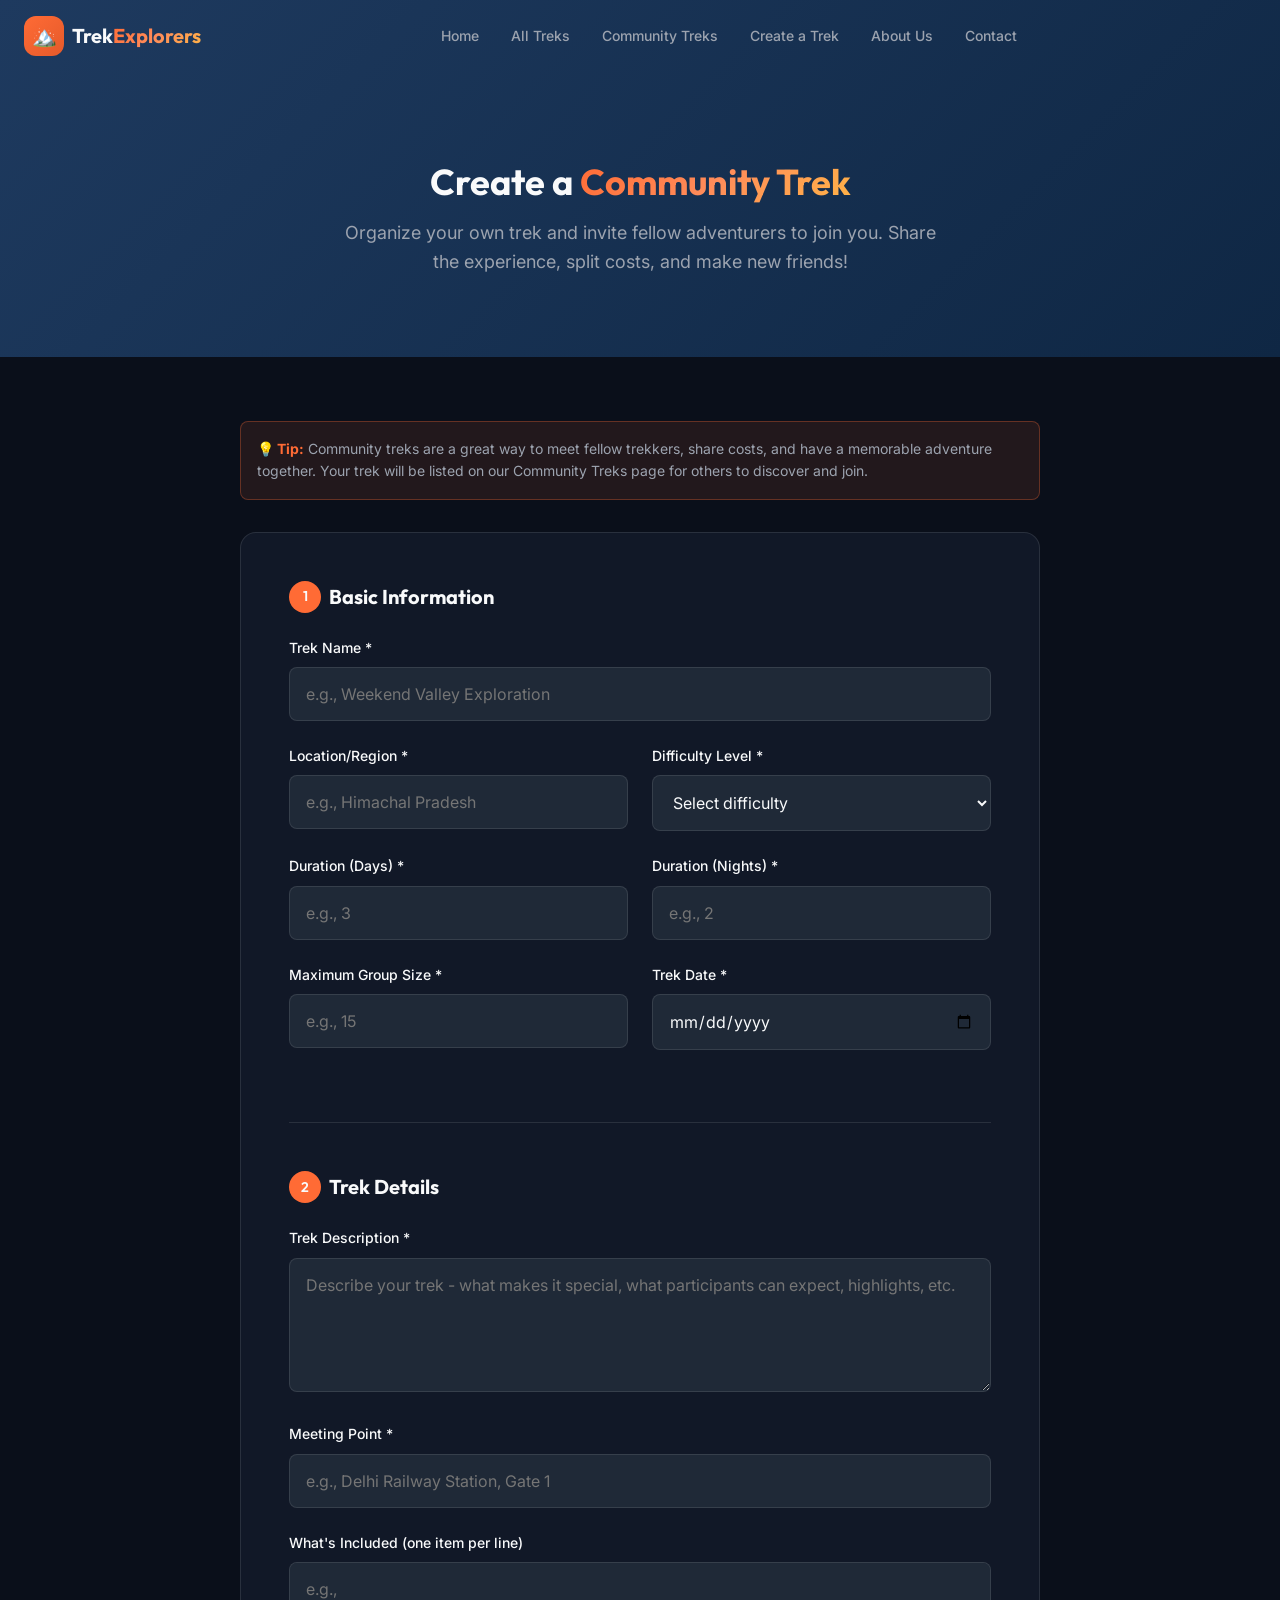
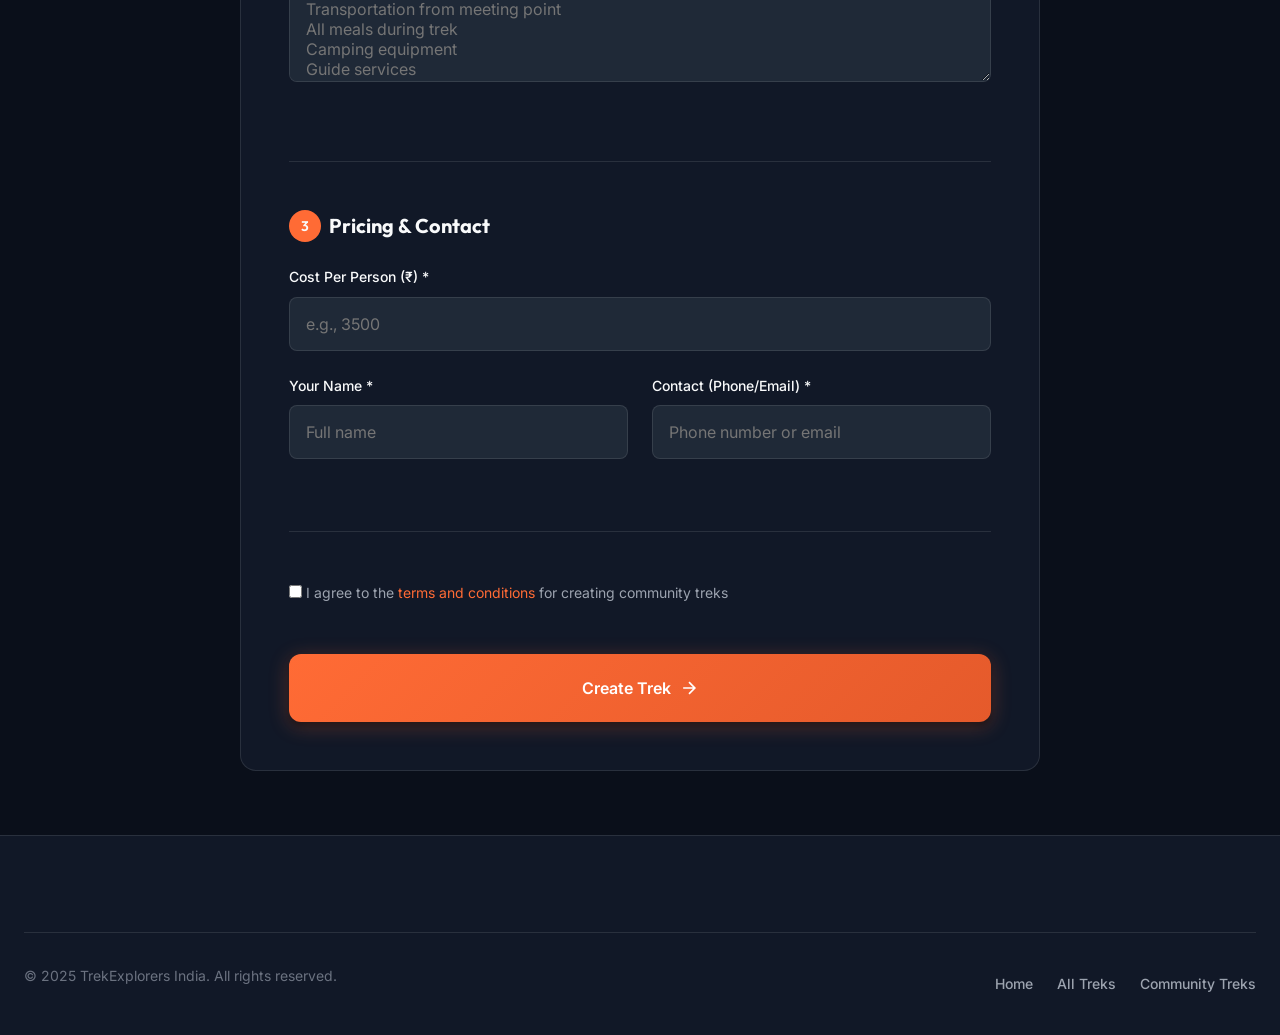
<file: create-trek.html>
<!DOCTYPE html>
<html lang="en">

<head>
    <meta charset="UTF-8">
    <meta name="viewport" content="width=device-width, initial-scale=1.0">
    <meta name="description"
        content="Create your own trek for others to join. Organize group treks and meet fellow adventurers.">
    <title>Create a Trek | Trek Explorers India</title>

    <!-- Google Fonts -->
    <link rel="preconnect" href="https://fonts.googleapis.com">
    <link rel="preconnect" href="https://fonts.gstatic.com" crossorigin>
    <link
        href="https://fonts.googleapis.com/css2?family=Inter:wght@400;500;600;700&family=Outfit:wght@400;500;600;700;800&display=swap"
        rel="stylesheet">

    <!-- Styles -->
    <link rel="stylesheet" href="style.css">

    <style>
        .page-hero {
            padding: 160px 0 80px;
            background: linear-gradient(135deg, var(--color-primary) 0%, var(--color-primary-dark) 100%);
            text-align: center;
        }

        .page-title {
            font-size: var(--text-4xl);
            margin-bottom: var(--space-md);
        }

        .page-subtitle {
            font-size: var(--text-lg);
            color: var(--color-text-secondary);
            max-width: 600px;
            margin: 0 auto;
        }

        .form-container {
            max-width: 800px;
            margin: 0 auto;
            padding: var(--space-3xl) 0;
        }

        .form-card {
            background: var(--color-bg-card);
            border: 1px solid var(--color-border);
            border-radius: var(--radius-xl);
            padding: var(--space-2xl);
        }

        .form-section {
            margin-bottom: var(--space-2xl);
            padding-bottom: var(--space-2xl);
            border-bottom: 1px solid var(--color-border);
        }

        .form-section:last-of-type {
            margin-bottom: 0;
            padding-bottom: 0;
            border-bottom: none;
        }

        .form-section-title {
            font-size: var(--text-xl);
            margin-bottom: var(--space-lg);
            display: flex;
            align-items: center;
            gap: var(--space-sm);
        }

        .form-section-number {
            width: 32px;
            height: 32px;
            display: flex;
            align-items: center;
            justify-content: center;
            background: var(--color-accent);
            border-radius: var(--radius-full);
            font-size: var(--text-sm);
            font-weight: 600;
        }

        .form-row {
            display: grid;
            grid-template-columns: repeat(2, 1fr);
            gap: var(--space-lg);
        }

        @media (max-width: 640px) {
            .form-row {
                grid-template-columns: 1fr;
            }
        }

        .form-info {
            background: rgba(255, 107, 53, 0.1);
            border: 1px solid rgba(255, 107, 53, 0.3);
            border-radius: var(--radius-md);
            padding: var(--space-md);
            margin-bottom: var(--space-xl);
            font-size: var(--text-sm);
            color: var(--color-text-secondary);
        }

        .form-info strong {
            color: var(--color-accent);
        }
    </style>
</head>

<body data-page="create-trek">
    <!-- Header -->
    <header class="header scrolled" id="header">
        <div class="container">
            <div class="header-inner">
                <a href="index.html" class="logo">
                    <div class="logo-icon">🏔️</div>
                    <span>Trek<span class="text-gradient">Explorers</span></span>
                </a>

                <nav class="nav" id="nav">
                    <a href="index.html" class="nav-link">Home</a>
                    <a href="treks.html" class="nav-link">All Treks</a>
                    <a href="community-treks.html" class="nav-link">Community Treks</a>
                    <a href="create-trek.html" class="nav-link">Create a Trek</a>
                    <a href="about.html" class="nav-link">About Us</a>
                    <a href="contact.html" class="nav-link">Contact</a>
                </nav>

                <div class="header-actions flex items-center gap-md">
                    <button class="mobile-menu-btn" id="mobileMenuBtn" aria-label="Toggle menu">
                        <span></span>
                        <span></span>
                        <span></span>
                    </button>
                </div>
            </div>
        </div>
    </header>

    <!-- Page Hero -->
    <section class="page-hero">
        <div class="container">
            <h1 class="page-title">Create a <span class="text-gradient">Community Trek</span></h1>
            <p class="page-subtitle">
                Organize your own trek and invite fellow adventurers to join you. Share the experience, split costs, and
                make new friends!
            </p>
        </div>
    </section>

    <!-- Create Trek Form -->
    <section class="container">
        <div class="form-container">
            <div class="form-info">
                <strong>💡 Tip:</strong> Community treks are a great way to meet fellow trekkers, share costs, and have
                a memorable adventure together. Your trek will be listed on our Community Treks page for others to
                discover and join.
            </div>

            <div class="form-card">
                <form id="createTrekForm">
                    <!-- Basic Info -->
                    <div class="form-section">
                        <h3 class="form-section-title">
                            <span class="form-section-number">1</span>
                            Basic Information
                        </h3>

                        <div class="form-group">
                            <label class="form-label" for="trekName">Trek Name *</label>
                            <input type="text" class="form-input" id="trekName" name="trekName"
                                placeholder="e.g., Weekend Valley Exploration" required>
                        </div>

                        <div class="form-row">
                            <div class="form-group">
                                <label class="form-label" for="location">Location/Region *</label>
                                <input type="text" class="form-input" id="location" name="location"
                                    placeholder="e.g., Himachal Pradesh" required>
                            </div>

                            <div class="form-group">
                                <label class="form-label" for="difficulty">Difficulty Level *</label>
                                <select class="form-select form-input" id="difficulty" name="difficulty" required>
                                    <option value="">Select difficulty</option>
                                    <option value="Easy">Easy</option>
                                    <option value="Easy-Moderate">Easy-Moderate</option>
                                    <option value="Moderate">Moderate</option>
                                    <option value="Difficult">Difficult</option>
                                </select>
                            </div>
                        </div>

                        <div class="form-row">
                            <div class="form-group">
                                <label class="form-label" for="days">Duration (Days) *</label>
                                <input type="number" class="form-input" id="days" name="days" min="1" max="30"
                                    placeholder="e.g., 3" required>
                            </div>

                            <div class="form-group">
                                <label class="form-label" for="nights">Duration (Nights) *</label>
                                <input type="number" class="form-input" id="nights" name="nights" min="0" max="30"
                                    placeholder="e.g., 2" required>
                            </div>
                        </div>

                        <div class="form-row">
                            <div class="form-group">
                                <label class="form-label" for="groupSize">Maximum Group Size *</label>
                                <input type="number" class="form-input" id="groupSize" name="groupSize" min="2" max="50"
                                    placeholder="e.g., 15" required>
                            </div>

                            <div class="form-group">
                                <label class="form-label" for="date">Trek Date *</label>
                                <input type="date" class="form-input" id="date" name="date" required>
                            </div>
                        </div>
                    </div>

                    <!-- Trek Details -->
                    <div class="form-section">
                        <h3 class="form-section-title">
                            <span class="form-section-number">2</span>
                            Trek Details
                        </h3>

                        <div class="form-group">
                            <label class="form-label" for="description">Trek Description *</label>
                            <textarea class="form-textarea" id="description" name="description" rows="5"
                                placeholder="Describe your trek - what makes it special, what participants can expect, highlights, etc."
                                required></textarea>
                        </div>

                        <div class="form-group">
                            <label class="form-label" for="meetingPoint">Meeting Point *</label>
                            <input type="text" class="form-input" id="meetingPoint" name="meetingPoint"
                                placeholder="e.g., Delhi Railway Station, Gate 1" required>
                        </div>

                        <div class="form-group">
                            <label class="form-label" for="inclusions">What's Included (one item per line)</label>
                            <textarea class="form-textarea" id="inclusions" name="inclusions" rows="4"
                                placeholder="e.g.,&#10;Transportation from meeting point&#10;All meals during trek&#10;Camping equipment&#10;Guide services"></textarea>
                        </div>
                    </div>

                    <!-- Pricing & Contact -->
                    <div class="form-section">
                        <h3 class="form-section-title">
                            <span class="form-section-number">3</span>
                            Pricing & Contact
                        </h3>

                        <div class="form-group">
                            <label class="form-label" for="price">Cost Per Person (₹) *</label>
                            <input type="number" class="form-input" id="price" name="price" min="0"
                                placeholder="e.g., 3500" required>
                        </div>

                        <div class="form-row">
                            <div class="form-group">
                                <label class="form-label" for="organizerName">Your Name *</label>
                                <input type="text" class="form-input" id="organizerName" name="organizerName"
                                    placeholder="Full name" required>
                            </div>

                            <div class="form-group">
                                <label class="form-label" for="contact">Contact (Phone/Email) *</label>
                                <input type="text" class="form-input" id="contact" name="contact"
                                    placeholder="Phone number or email" required>
                            </div>
                        </div>
                    </div>

                    <!-- Terms -->
                    <div class="form-group">
                        <label class="filter-option" style="padding: 0;">
                            <input type="checkbox" required>
                            <span style="font-size: var(--text-sm); color: var(--color-text-secondary);">
                                I agree to the <a href="#" style="color: var(--color-accent);">terms and conditions</a>
                                for creating community treks
                            </span>
                        </label>
                    </div>

                    <button type="submit" class="btn btn-primary btn-lg"
                        style="width: 100%; margin-top: var(--space-lg);">
                        <span>Create Trek</span>
                        <svg width="20" height="20" viewBox="0 0 24 24" fill="none" stroke="currentColor"
                            stroke-width="2">
                            <path d="M5 12h14M12 5l7 7-7 7" />
                        </svg>
                    </button>
                </form>
            </div>
        </div>
    </section>

    <!-- Footer -->
    <footer class="footer">
        <div class="container">
            <div class="footer-bottom">
                <p class="footer-copyright">© 2025 TrekExplorers India. All rights reserved.</p>
                <div class="flex gap-lg">
                    <a href="index.html" class="nav-link" style="font-size: var(--text-sm);">Home</a>
                    <a href="treks.html" class="nav-link" style="font-size: var(--text-sm);">All Treks</a>
                    <a href="community-treks.html" class="nav-link" style="font-size: var(--text-sm);">Community
                        Treks</a>
                </div>
            </div>
        </div>
    </footer>

    <!-- Mobile Navigation -->
    <div class="mobile-nav-overlay" id="mobileNavOverlay"></div>
    <nav class="mobile-nav" id="mobileNav">
        <a href="index.html" class="nav-link">Home</a>
        <a href="treks.html" class="nav-link">All Treks</a>
        <a href="community-treks.html" class="nav-link">Community Treks</a>
        <a href="create-trek.html" class="nav-link">Create a Trek</a>
        <a href="about.html" class="nav-link">About Us</a>
        <a href="contact.html" class="nav-link">Contact</a>
    </nav>

    <style>
        .mobile-nav-overlay {
            position: fixed;
            inset: 0;
            background: rgba(0, 0, 0, 0.8);
            z-index: 250;
            opacity: 0;
            visibility: hidden;
            transition: all 0.3s ease;
        }

        .mobile-nav-overlay.active {
            opacity: 1;
            visibility: visible;
        }

        .mobile-nav {
            position: fixed;
            top: 0;
            right: -280px;
            width: 280px;
            height: 100vh;
            background: var(--color-bg-card);
            z-index: 260;
            padding: 80px var(--space-xl) var(--space-xl);
            display: flex;
            flex-direction: column;
            gap: var(--space-lg);
            transition: right 0.3s ease;
        }

        .mobile-nav.active {
            right: 0;
        }

        .mobile-nav .nav-link {
            font-size: var(--text-lg);
            padding: var(--space-sm) 0;
            border-bottom: 1px solid var(--color-border);
        }
    </style>

    <!-- Scripts -->
    <script src="data.js"></script>
  <script src="main.js"></script>
</body>

</html>
</file>
<file: style.css>
/* ===============================================
   TREKKERS INDIA - Premium Design System
   A modern, stunning trekking website
   =============================================== */

/* ===============================================
   CSS VARIABLES & DESIGN TOKENS
   =============================================== */
:root {
  /* Color Palette - Mountain-inspired */
  --color-primary: #1e3a5f;
  --color-primary-light: #2d5a87;
  --color-primary-dark: #0f2744;
  
  --color-accent: #ff6b35;
  --color-accent-light: #ff8c5a;
  --color-accent-dark: #e55a2b;
  
  --color-secondary: #2d8659;
  --color-secondary-light: #3da06c;
  --color-secondary-dark: #1f6b45;
  
  /* Neutral Colors */
  --color-bg-dark: #0a0f1a;
  --color-bg-card: #111827;
  --color-bg-elevated: #1f2937;
  --color-bg-hover: #374151;
  
  --color-text-primary: #f9fafb;
  --color-text-secondary: #9ca3af;
  --color-text-muted: #6b7280;
  
  --color-border: rgba(255, 255, 255, 0.1);
  --color-border-light: rgba(255, 255, 255, 0.05);
  
  /* Gradient Definitions */
  --gradient-hero: linear-gradient(135deg, rgba(10, 15, 26, 0.7) 0%, rgba(30, 58, 95, 0.8) 100%);
  --gradient-card: linear-gradient(145deg, rgba(31, 41, 55, 0.9) 0%, rgba(17, 24, 39, 0.95) 100%);
  --gradient-accent: linear-gradient(135deg, var(--color-accent) 0%, var(--color-accent-dark) 100%);
  --gradient-mountain: linear-gradient(to bottom, #1e3a5f 0%, #0a0f1a 100%);
  
  /* Glassmorphism */
  --glass-bg: rgba(255, 255, 255, 0.05);
  --glass-border: rgba(255, 255, 255, 0.1);
  --glass-blur: blur(20px);
  
  /* Spacing */
  --space-xs: 0.25rem;
  --space-sm: 0.5rem;
  --space-md: 1rem;
  --space-lg: 1.5rem;
  --space-xl: 2rem;
  --space-2xl: 3rem;
  --space-3xl: 4rem;
  --space-4xl: 6rem;
  
  /* Typography */
  --font-primary: 'Inter', -apple-system, BlinkMacSystemFont, 'Segoe UI', sans-serif;
  --font-heading: 'Outfit', 'Inter', sans-serif;
  
  --text-xs: 0.75rem;
  --text-sm: 0.875rem;
  --text-base: 1rem;
  --text-lg: 1.125rem;
  --text-xl: 1.25rem;
  --text-2xl: 1.5rem;
  --text-3xl: 1.875rem;
  --text-4xl: 2.25rem;
  --text-5xl: 3rem;
  --text-6xl: 3.75rem;
  
  /* Border Radius */
  --radius-sm: 0.375rem;
  --radius-md: 0.5rem;
  --radius-lg: 0.75rem;
  --radius-xl: 1rem;
  --radius-2xl: 1.5rem;
  --radius-full: 9999px;
  
  /* Shadows */
  --shadow-sm: 0 1px 2px rgba(0, 0, 0, 0.3);
  --shadow-md: 0 4px 6px rgba(0, 0, 0, 0.4);
  --shadow-lg: 0 10px 25px rgba(0, 0, 0, 0.5);
  --shadow-xl: 0 20px 40px rgba(0, 0, 0, 0.6);
  --shadow-glow: 0 0 40px rgba(255, 107, 53, 0.3);
  
  /* Transitions */
  --transition-fast: 150ms ease;
  --transition-base: 250ms ease;
  --transition-slow: 400ms ease;
  --transition-bounce: 500ms cubic-bezier(0.68, -0.55, 0.265, 1.55);
  
  /* Z-index scale */
  --z-dropdown: 100;
  --z-sticky: 200;
  --z-modal: 300;
  --z-tooltip: 400;
}

/* ===============================================
   RESET & BASE STYLES
   =============================================== */
*, *::before, *::after {
  box-sizing: border-box;
  margin: 0;
  padding: 0;
}

html {
  scroll-behavior: smooth;
  font-size: 16px;
}

body {
  font-family: var(--font-primary);
  background-color: var(--color-bg-dark);
  color: var(--color-text-primary);
  line-height: 1.6;
  min-height: 100vh;
  overflow-x: hidden;
  -webkit-font-smoothing: antialiased;
  -moz-osx-font-smoothing: grayscale;
}

img {
  max-width: 100%;
  height: auto;
  display: block;
}

a {
  color: inherit;
  text-decoration: none;
  transition: color var(--transition-fast);
}

button {
  font-family: inherit;
  cursor: pointer;
  border: none;
  background: none;
}

ul, ol {
  list-style: none;
}

input, textarea, select {
  font-family: inherit;
  font-size: inherit;
}

/* ===============================================
   TYPOGRAPHY
   =============================================== */
h1, h2, h3, h4, h5, h6 {
  font-family: var(--font-heading);
  font-weight: 700;
  line-height: 1.2;
  color: var(--color-text-primary);
}

h1 { font-size: var(--text-5xl); }
h2 { font-size: var(--text-4xl); }
h3 { font-size: var(--text-3xl); }
h4 { font-size: var(--text-2xl); }
h5 { font-size: var(--text-xl); }
h6 { font-size: var(--text-lg); }

p {
  color: var(--color-text-secondary);
  margin-bottom: var(--space-md);
}

.text-gradient {
  background: linear-gradient(135deg, var(--color-accent) 0%, var(--color-accent-light) 50%, #ffb347 100%);
  -webkit-background-clip: text;
  -webkit-text-fill-color: transparent;
  background-clip: text;
}

/* ===============================================
   LAYOUT UTILITIES
   =============================================== */
.container {
  width: 100%;
  max-width: 1280px;
  margin: 0 auto;
  padding: 0 var(--space-lg);
}

.container-sm { max-width: 768px; }
.container-lg { max-width: 1440px; }

.section {
  padding: var(--space-4xl) 0;
}

.flex { display: flex; }
.flex-col { flex-direction: column; }
.flex-wrap { flex-wrap: wrap; }
.items-center { align-items: center; }
.items-start { align-items: flex-start; }
.justify-center { justify-content: center; }
.justify-between { justify-content: space-between; }
.gap-sm { gap: var(--space-sm); }
.gap-md { gap: var(--space-md); }
.gap-lg { gap: var(--space-lg); }
.gap-xl { gap: var(--space-xl); }

.grid {
  display: grid;
  gap: var(--space-lg);
}

.grid-cols-2 { grid-template-columns: repeat(2, 1fr); }
.grid-cols-3 { grid-template-columns: repeat(3, 1fr); }
.grid-cols-4 { grid-template-columns: repeat(4, 1fr); }

@media (max-width: 1024px) {
  .grid-cols-3 { grid-template-columns: repeat(2, 1fr); }
  .grid-cols-4 { grid-template-columns: repeat(2, 1fr); }
}

@media (max-width: 640px) {
  .grid-cols-2,
  .grid-cols-3,
  .grid-cols-4 { grid-template-columns: 1fr; }
}

/* ===============================================
   HEADER & NAVIGATION
   =============================================== */
.header {
  position: fixed;
  top: 0;
  left: 0;
  right: 0;
  z-index: var(--z-sticky);
  padding: var(--space-md) 0;
  transition: all var(--transition-base);
}

.header.scrolled {
  background: rgba(10, 15, 26, 0.95);
  backdrop-filter: var(--glass-blur);
  border-bottom: 1px solid var(--color-border);
  padding: var(--space-sm) 0;
}

.header-inner {
  display: flex;
  align-items: center;
  justify-content: space-between;
}

.logo {
  display: flex;
  align-items: center;
  gap: var(--space-sm);
  font-family: var(--font-heading);
  font-size: var(--text-xl);
  font-weight: 700;
}

.logo-icon {
  width: 40px;
  height: 40px;
  background: var(--gradient-accent);
  border-radius: var(--radius-lg);
  display: flex;
  align-items: center;
  justify-content: center;
  font-size: var(--text-xl);
}

.nav {
  display: flex;
  align-items: center;
  gap: var(--space-xl);
}

.nav-link {
  font-size: var(--text-sm);
  font-weight: 500;
  color: var(--color-text-secondary);
  transition: color var(--transition-fast);
  position: relative;
}

.nav-link:hover {
  color: var(--color-text-primary);
}

.nav-link::after {
  content: '';
  position: absolute;
  bottom: -4px;
  left: 0;
  width: 0;
  height: 2px;
  background: var(--color-accent);
  transition: width var(--transition-base);
}

.nav-link:hover::after {
  width: 100%;
}

.mobile-menu-btn {
  display: none;
  flex-direction: column;
  gap: 5px;
  padding: var(--space-sm);
}

.mobile-menu-btn span {
  width: 24px;
  height: 2px;
  background: var(--color-text-primary);
  transition: all var(--transition-base);
}

@media (max-width: 768px) {
  .nav {
    display: none;
  }
  
  .mobile-menu-btn {
    display: flex;
  }
}

/* ===============================================
   BUTTONS
   =============================================== */
.btn {
  display: inline-flex;
  align-items: center;
  justify-content: center;
  gap: var(--space-sm);
  padding: var(--space-md) var(--space-xl);
  font-size: var(--text-sm);
  font-weight: 600;
  border-radius: var(--radius-lg);
  transition: all var(--transition-base);
  cursor: pointer;
  white-space: nowrap;
}

.btn-primary {
  background: var(--gradient-accent);
  color: white;
  box-shadow: var(--shadow-md), 0 4px 20px rgba(255, 107, 53, 0.3);
}

.btn-primary:hover {
  transform: translateY(-2px);
  box-shadow: var(--shadow-lg), 0 6px 30px rgba(255, 107, 53, 0.4);
}

.btn-secondary {
  background: var(--glass-bg);
  color: var(--color-text-primary);
  border: 1px solid var(--glass-border);
  backdrop-filter: var(--glass-blur);
}

.btn-secondary:hover {
  background: rgba(255, 255, 255, 0.1);
  border-color: rgba(255, 255, 255, 0.2);
}

.btn-outline {
  background: transparent;
  color: var(--color-accent);
  border: 2px solid var(--color-accent);
}

.btn-outline:hover {
  background: var(--color-accent);
  color: white;
}

.btn-lg {
  padding: var(--space-lg) var(--space-2xl);
  font-size: var(--text-base);
}

.btn-sm {
  padding: var(--space-sm) var(--space-md);
  font-size: var(--text-xs);
}

/* ===============================================
   HERO SECTION
   =============================================== */
.hero {
  position: relative;
  min-height: 100vh;
  display: flex;
  align-items: center;
  overflow: hidden;
}

.hero-bg {
  position: absolute;
  inset: 0;
  z-index: -1;
}

.hero-bg img {
  width: 100%;
  height: 100%;
  object-fit: cover;
}

.hero-overlay {
  position: absolute;
  inset: 0;
  background: var(--gradient-hero);
}

.hero-content {
  position: relative;
  text-align: center;
  max-width: 900px;
  margin: 0 auto;
  padding-top: 80px;
}

.hero-badge {
  display: inline-flex;
  align-items: center;
  gap: var(--space-sm);
  padding: var(--space-sm) var(--space-lg);
  background: var(--glass-bg);
  border: 1px solid var(--glass-border);
  border-radius: var(--radius-full);
  font-size: var(--text-sm);
  color: var(--color-text-secondary);
  margin-bottom: var(--space-xl);
  backdrop-filter: var(--glass-blur);
}

.hero-badge-dot {
  width: 8px;
  height: 8px;
  background: var(--color-accent);
  border-radius: var(--radius-full);
  animation: pulse 2s infinite;
}

@keyframes pulse {
  0%, 100% { opacity: 1; }
  50% { opacity: 0.5; }
}

.hero-title {
  font-size: clamp(2.5rem, 8vw, 4.5rem);
  margin-bottom: var(--space-lg);
  line-height: 1.1;
}

.hero-subtitle {
  font-size: var(--text-xl);
  color: var(--color-text-secondary);
  max-width: 600px;
  margin: 0 auto var(--space-2xl);
}

.hero-buttons {
  display: flex;
  gap: var(--space-md);
  justify-content: center;
  flex-wrap: wrap;
}

.hero-stats {
  display: flex;
  justify-content: center;
  gap: var(--space-3xl);
  margin-top: var(--space-4xl);
  padding-top: var(--space-2xl);
  border-top: 1px solid var(--color-border);
}

.hero-stat {
  text-align: center;
}

.hero-stat-value {
  font-size: var(--text-4xl);
  font-weight: 700;
  color: var(--color-accent);
}

.hero-stat-label {
  font-size: var(--text-sm);
  color: var(--color-text-muted);
  margin-top: var(--space-xs);
}

/* Scroll indicator */
.scroll-indicator {
  position: absolute;
  bottom: var(--space-2xl);
  left: 50%;
  transform: translateX(-50%);
  display: flex;
  flex-direction: column;
  align-items: center;
  gap: var(--space-sm);
  color: var(--color-text-muted);
  font-size: var(--text-sm);
  animation: bounce 2s infinite;
}

@keyframes bounce {
  0%, 100% { transform: translateX(-50%) translateY(0); }
  50% { transform: translateX(-50%) translateY(10px); }
}

.scroll-indicator-icon {
  width: 24px;
  height: 36px;
  border: 2px solid var(--color-text-muted);
  border-radius: var(--radius-full);
  position: relative;
}

.scroll-indicator-icon::before {
  content: '';
  position: absolute;
  top: 6px;
  left: 50%;
  transform: translateX(-50%);
  width: 4px;
  height: 8px;
  background: var(--color-text-muted);
  border-radius: var(--radius-full);
  animation: scroll 2s infinite;
}

@keyframes scroll {
  0% { opacity: 1; top: 6px; }
  100% { opacity: 0; top: 16px; }
}

/* ===============================================
   TREK CARDS
   =============================================== */
.trek-card {
  position: relative;
  background: var(--gradient-card);
  border-radius: var(--radius-xl);
  overflow: hidden;
  border: 1px solid var(--color-border);
  transition: all var(--transition-base);
}

.trek-card:hover {
  transform: translateY(-8px);
  box-shadow: var(--shadow-xl);
  border-color: rgba(255, 107, 53, 0.3);
}

.trek-card-image {
  position: relative;
  height: 220px;
  overflow: hidden;
}

.trek-card-image img {
  width: 100%;
  height: 100%;
  object-fit: cover;
  transition: transform var(--transition-slow);
}

.trek-card:hover .trek-card-image img {
  transform: scale(1.1);
}

.trek-card-badges {
  position: absolute;
  top: var(--space-md);
  left: var(--space-md);
  display: flex;
  gap: var(--space-sm);
  flex-wrap: wrap;
}

.trek-badge {
  padding: var(--space-xs) var(--space-sm);
  font-size: var(--text-xs);
  font-weight: 600;
  border-radius: var(--radius-sm);
  background: var(--color-accent);
  color: white;
}

.trek-badge.trending {
  background: var(--color-secondary);
}

.trek-badge.bestseller {
  background: linear-gradient(135deg, #fbbf24, #f59e0b);
}

.trek-card-duration {
  position: absolute;
  top: var(--space-md);
  right: var(--space-md);
  padding: var(--space-xs) var(--space-sm);
  font-size: var(--text-xs);
  font-weight: 600;
  background: rgba(0, 0, 0, 0.7);
  backdrop-filter: blur(10px);
  border-radius: var(--radius-sm);
  color: white;
}

.trek-card-content {
  padding: var(--space-lg);
}

.trek-card-location {
  display: flex;
  align-items: center;
  gap: var(--space-xs);
  font-size: var(--text-sm);
  color: var(--color-text-muted);
  margin-bottom: var(--space-sm);
}

.trek-card-title {
  font-size: var(--text-xl);
  font-weight: 700;
  margin-bottom: var(--space-sm);
  transition: color var(--transition-fast);
}

.trek-card:hover .trek-card-title {
  color: var(--color-accent);
}

.trek-card-difficulty {
  display: inline-flex;
  align-items: center;
  gap: var(--space-xs);
  padding: var(--space-xs) var(--space-sm);
  font-size: var(--text-xs);
  font-weight: 600;
  border-radius: var(--radius-sm);
  background: rgba(255, 255, 255, 0.1);
  margin-bottom: var(--space-md);
}

.trek-card-footer {
  display: flex;
  align-items: center;
  justify-content: space-between;
  padding-top: var(--space-md);
  border-top: 1px solid var(--color-border);
}

.trek-card-price {
  display: flex;
  flex-direction: column;
}

.trek-card-price-current {
  font-size: var(--text-xl);
  font-weight: 700;
  color: var(--color-accent);
}

.trek-card-price-original {
  font-size: var(--text-sm);
  color: var(--color-text-muted);
  text-decoration: line-through;
}

.trek-card-rating {
  display: flex;
  align-items: center;
  gap: var(--space-xs);
  font-size: var(--text-sm);
  color: var(--color-text-secondary);
}

.trek-card-rating-star {
  color: #fbbf24;
}

/* ===============================================
   SEARCH & FILTERS
   =============================================== */
.search-section {
  padding: var(--space-2xl) 0;
  background: var(--color-bg-card);
  border-bottom: 1px solid var(--color-border);
  position: relative;
  margin-top: -60px;
  z-index: 10;
  border-radius: var(--radius-2xl) var(--radius-2xl) 0 0;
}

.search-box {
  display: flex;
  gap: var(--space-md);
  background: var(--color-bg-elevated);
  padding: var(--space-md);
  border-radius: var(--radius-xl);
  border: 1px solid var(--color-border);
}

.search-input-wrapper {
  flex: 1;
  display: flex;
  align-items: center;
  gap: var(--space-sm);
  padding: 0 var(--space-md);
}

.search-input-wrapper svg {
  width: 20px;
  height: 20px;
  color: var(--color-text-muted);
}

.search-input {
  flex: 1;
  background: none;
  border: none;
  color: var(--color-text-primary);
  font-size: var(--text-base);
  outline: none;
}

.search-input::placeholder {
  color: var(--color-text-muted);
}

.search-filters {
  display: flex;
  gap: var(--space-md);
  margin-top: var(--space-lg);
  flex-wrap: wrap;
}

.filter-select {
  padding: var(--space-sm) var(--space-md);
  background: var(--color-bg-elevated);
  border: 1px solid var(--color-border);
  border-radius: var(--radius-md);
  color: var(--color-text-primary);
  font-size: var(--text-sm);
  cursor: pointer;
  transition: all var(--transition-fast);
}

.filter-select:hover {
  border-color: var(--color-accent);
}

.filter-tag {
  display: inline-flex;
  align-items: center;
  gap: var(--space-sm);
  padding: var(--space-sm) var(--space-md);
  background: var(--glass-bg);
  border: 1px solid var(--glass-border);
  border-radius: var(--radius-full);
  font-size: var(--text-sm);
  color: var(--color-text-secondary);
  cursor: pointer;
  transition: all var(--transition-fast);
}

.filter-tag:hover,
.filter-tag.active {
  background: var(--color-accent);
  border-color: var(--color-accent);
  color: white;
}

/* ===============================================
   CATEGORY CARDS
   =============================================== */
.category-card {
  position: relative;
  padding: var(--space-xl);
  background: var(--gradient-card);
  border: 1px solid var(--color-border);
  border-radius: var(--radius-xl);
  text-align: center;
  transition: all var(--transition-base);
  overflow: hidden;
}

.category-card::before {
  content: '';
  position: absolute;
  inset: 0;
  background: radial-gradient(circle at 50% 0%, rgba(255, 107, 53, 0.1) 0%, transparent 50%);
  opacity: 0;
  transition: opacity var(--transition-base);
}

.category-card:hover::before {
  opacity: 1;
}

.category-card:hover {
  transform: translateY(-5px);
  border-color: rgba(255, 107, 53, 0.3);
}

.category-icon {
  font-size: 3rem;
  margin-bottom: var(--space-md);
}

.category-title {
  font-size: var(--text-lg);
  font-weight: 600;
  margin-bottom: var(--space-sm);
}

.category-count {
  font-size: var(--text-sm);
  color: var(--color-text-muted);
}

/* ===============================================
   SECTIONS COMMON
   =============================================== */
.section-header {
  text-align: center;
  max-width: 700px;
  margin: 0 auto var(--space-3xl);
}

.section-title {
  font-size: var(--text-4xl);
  margin-bottom: var(--space-md);
}

.section-subtitle {
  font-size: var(--text-lg);
  color: var(--color-text-secondary);
}

.section-divider {
  width: 60px;
  height: 4px;
  background: var(--gradient-accent);
  border-radius: var(--radius-full);
  margin: var(--space-lg) auto;
}

/* ===============================================
   TESTIMONIALS
   =============================================== */
.testimonial-card {
  padding: var(--space-xl);
  background: var(--gradient-card);
  border: 1px solid var(--color-border);
  border-radius: var(--radius-xl);
  position: relative;
}

.testimonial-quote {
  font-size: 4rem;
  color: var(--color-accent);
  opacity: 0.3;
  position: absolute;
  top: var(--space-md);
  left: var(--space-lg);
  line-height: 1;
}

.testimonial-content {
  position: relative;
  padding-top: var(--space-xl);
  font-size: var(--text-base);
  color: var(--color-text-secondary);
  line-height: 1.8;
  margin-bottom: var(--space-lg);
}

.testimonial-author {
  display: flex;
  align-items: center;
  gap: var(--space-md);
}

.testimonial-avatar {
  width: 50px;
  height: 50px;
  border-radius: var(--radius-full);
  background: var(--gradient-accent);
  display: flex;
  align-items: center;
  justify-content: center;
  font-weight: 600;
  font-size: var(--text-lg);
}

.testimonial-name {
  font-weight: 600;
  margin-bottom: var(--space-xs);
}

.testimonial-trek {
  font-size: var(--text-sm);
  color: var(--color-text-muted);
}

/* ===============================================
   FOOTER
   =============================================== */
.footer {
  background: var(--color-bg-card);
  border-top: 1px solid var(--color-border);
  padding: var(--space-4xl) 0 var(--space-xl);
}

.footer-grid {
  display: grid;
  grid-template-columns: 2fr repeat(3, 1fr);
  gap: var(--space-3xl);
  margin-bottom: var(--space-3xl);
}

@media (max-width: 1024px) {
  .footer-grid {
    grid-template-columns: repeat(2, 1fr);
  }
}

@media (max-width: 640px) {
  .footer-grid {
    grid-template-columns: 1fr;
  }
}

.footer-brand {
  max-width: 300px;
}

.footer-logo {
  display: flex;
  align-items: center;
  gap: var(--space-sm);
  font-family: var(--font-heading);
  font-size: var(--text-xl);
  font-weight: 700;
  margin-bottom: var(--space-lg);
}

.footer-description {
  color: var(--color-text-muted);
  font-size: var(--text-sm);
  line-height: 1.8;
  margin-bottom: var(--space-lg);
}

.footer-social {
  display: flex;
  gap: var(--space-md);
}

.footer-social a {
  width: 40px;
  height: 40px;
  display: flex;
  align-items: center;
  justify-content: center;
  background: var(--color-bg-elevated);
  border: 1px solid var(--color-border);
  border-radius: var(--radius-md);
  color: var(--color-text-secondary);
  transition: all var(--transition-fast);
}

.footer-social a:hover {
  background: var(--color-accent);
  border-color: var(--color-accent);
  color: white;
}

.footer-column h4 {
  font-size: var(--text-base);
  font-weight: 600;
  margin-bottom: var(--space-lg);
}

.footer-links li {
  margin-bottom: var(--space-sm);
}

.footer-links a {
  font-size: var(--text-sm);
  color: var(--color-text-muted);
  transition: color var(--transition-fast);
}

.footer-links a:hover {
  color: var(--color-accent);
}

.footer-bottom {
  padding-top: var(--space-xl);
  border-top: 1px solid var(--color-border);
  display: flex;
  justify-content: space-between;
  align-items: center;
  flex-wrap: wrap;
  gap: var(--space-md);
}

.footer-copyright {
  font-size: var(--text-sm);
  color: var(--color-text-muted);
}

/* ===============================================
   FORMS
   =============================================== */
.form-group {
  margin-bottom: var(--space-lg);
}

.form-label {
  display: block;
  font-size: var(--text-sm);
  font-weight: 500;
  margin-bottom: var(--space-sm);
  color: var(--color-text-primary);
}

.form-input,
.form-textarea,
.form-select {
  width: 100%;
  padding: var(--space-md);
  background: var(--color-bg-elevated);
  border: 1px solid var(--color-border);
  border-radius: var(--radius-md);
  color: var(--color-text-primary);
  font-size: var(--text-base);
  transition: all var(--transition-fast);
}

.form-input:focus,
.form-textarea:focus,
.form-select:focus {
  outline: none;
  border-color: var(--color-accent);
  box-shadow: 0 0 0 3px rgba(255, 107, 53, 0.1);
}

.form-textarea {
  min-height: 120px;
  resize: vertical;
}

/* ===============================================
   MODAL
   =============================================== */
.modal-overlay {
  position: fixed;
  inset: 0;
  background: rgba(0, 0, 0, 0.8);
  backdrop-filter: blur(5px);
  z-index: var(--z-modal);
  display: flex;
  align-items: center;
  justify-content: center;
  padding: var(--space-lg);
  opacity: 0;
  visibility: hidden;
  transition: all var(--transition-base);
}

.modal-overlay.active {
  opacity: 1;
  visibility: visible;
}

.modal {
  background: var(--color-bg-card);
  border: 1px solid var(--color-border);
  border-radius: var(--radius-xl);
  max-width: 600px;
  width: 100%;
  max-height: 90vh;
  overflow-y: auto;
  transform: scale(0.9) translateY(20px);
  transition: transform var(--transition-base);
}

.modal-overlay.active .modal {
  transform: scale(1) translateY(0);
}

.modal-header {
  padding: var(--space-xl);
  border-bottom: 1px solid var(--color-border);
  display: flex;
  align-items: center;
  justify-content: space-between;
}

.modal-title {
  font-size: var(--text-xl);
  font-weight: 600;
}

.modal-close {
  width: 36px;
  height: 36px;
  display: flex;
  align-items: center;
  justify-content: center;
  background: var(--color-bg-elevated);
  border-radius: var(--radius-md);
  color: var(--color-text-secondary);
  transition: all var(--transition-fast);
}

.modal-close:hover {
  background: var(--color-accent);
  color: white;
}

.modal-body {
  padding: var(--space-xl);
}

.modal-footer {
  padding: var(--space-xl);
  border-top: 1px solid var(--color-border);
  display: flex;
  gap: var(--space-md);
  justify-content: flex-end;
}

/* ===============================================
   UTILITY CLASSES
   =============================================== */
.text-center { text-align: center; }
.text-left { text-align: left; }
.text-right { text-align: right; }

.hidden { display: none; }
.sr-only {
  position: absolute;
  width: 1px;
  height: 1px;
  padding: 0;
  margin: -1px;
  overflow: hidden;
  clip: rect(0, 0, 0, 0);
  border: 0;
}

.mt-sm { margin-top: var(--space-sm); }
.mt-md { margin-top: var(--space-md); }
.mt-lg { margin-top: var(--space-lg); }
.mt-xl { margin-top: var(--space-xl); }
.mt-2xl { margin-top: var(--space-2xl); }

.mb-sm { margin-bottom: var(--space-sm); }
.mb-md { margin-bottom: var(--space-md); }
.mb-lg { margin-bottom: var(--space-lg); }
.mb-xl { margin-bottom: var(--space-xl); }

/* ===============================================
   ANIMATIONS
   =============================================== */
@keyframes fadeInUp {
  from {
    opacity: 0;
    transform: translateY(30px);
  }
  to {
    opacity: 1;
    transform: translateY(0);
  }
}

@keyframes fadeIn {
  from { opacity: 0; }
  to { opacity: 1; }
}

@keyframes slideInLeft {
  from {
    opacity: 0;
    transform: translateX(-30px);
  }
  to {
    opacity: 1;
    transform: translateX(0);
  }
}

.animate-fadeInUp {
  animation: fadeInUp 0.6s ease forwards;
}

.animate-fadeIn {
  animation: fadeIn 0.6s ease forwards;
}

.animate-delay-1 { animation-delay: 0.1s; }
.animate-delay-2 { animation-delay: 0.2s; }
.animate-delay-3 { animation-delay: 0.3s; }
.animate-delay-4 { animation-delay: 0.4s; }

/* ===============================================
   LOADING STATES
   =============================================== */
.skeleton {
  background: linear-gradient(90deg, var(--color-bg-elevated) 25%, var(--color-bg-hover) 50%, var(--color-bg-elevated) 75%);
  background-size: 200% 100%;
  animation: skeleton 1.5s infinite;
  border-radius: var(--radius-md);
}

@keyframes skeleton {
  0% { background-position: 200% 0; }
  100% { background-position: -200% 0; }
}

/* ===============================================
   RESPONSIVE BREAKPOINTS
   =============================================== */
@media (max-width: 768px) {
  h1 { font-size: var(--text-4xl); }
  h2 { font-size: var(--text-3xl); }
  h3 { font-size: var(--text-2xl); }
  
  .section {
    padding: var(--space-3xl) 0;
  }
  
  .hero-stats {
    flex-direction: column;
    gap: var(--space-xl);
  }
  
  .search-box {
    flex-direction: column;
  }
}
</file>
